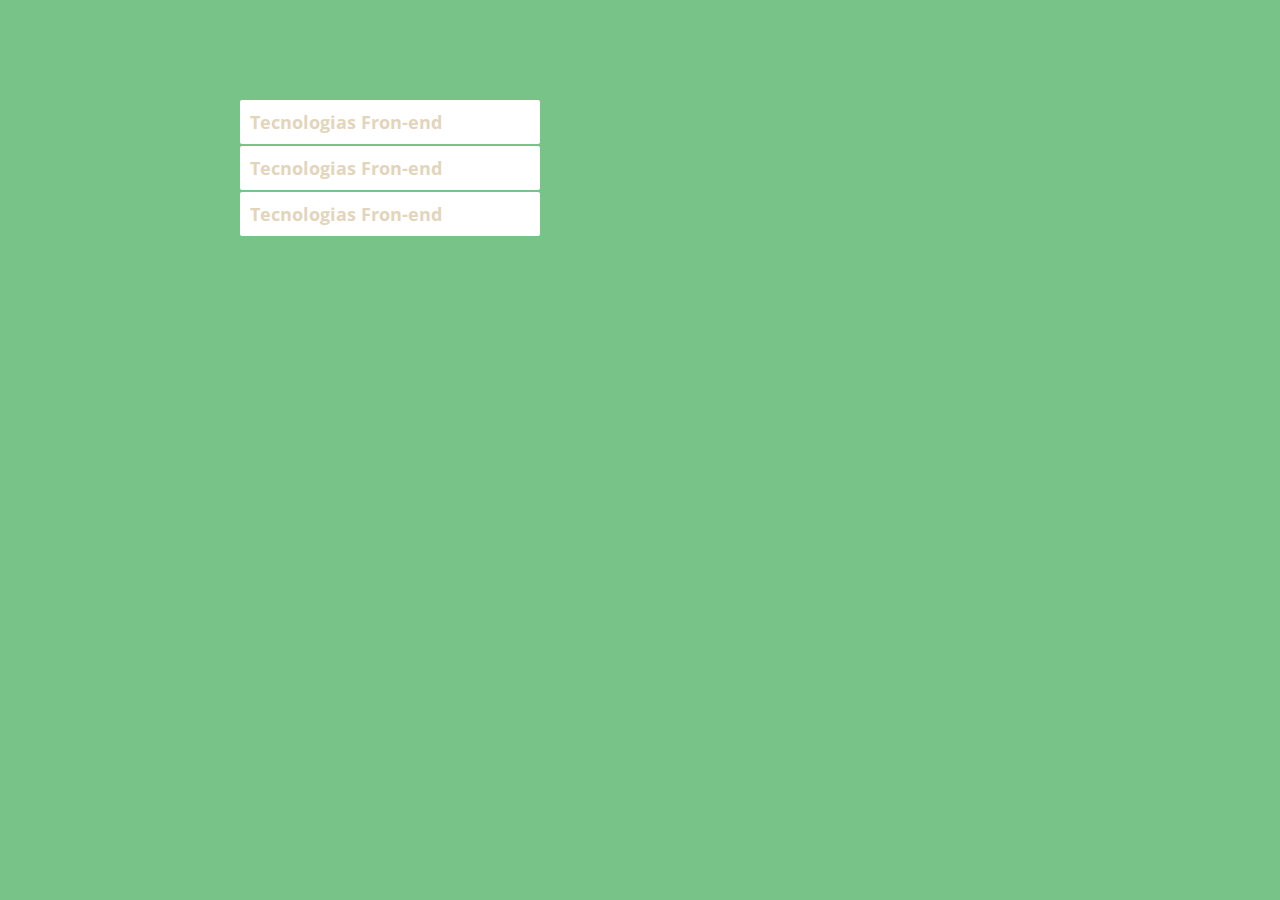
<file: accordion/index.html>
<!DOCTYPE html>
<html lang="en">
<head>
    <meta charset="UTF-8">
    <meta name="viewport" content="width=device-width, initial-scale=1.0">
    <meta http-equiv="X-UA-Compatible" content="ie=edge">
    <link href="https://fonts.googleapis.com/css?family=Open+Sans:400,700" rel="stylesheet">
    <link rel="stylesheet" href="https://use.fontawesome.com/releases/v5.6.3/css/all.css" integrity="sha384-UHRtZLI+pbxtHCWp1t77Bi1L4ZtiqrqD80Kn4Z8NTSRyMA2Fd33n5dQ8lWUE00s/" crossorigin="anonymous">
    <link rel="stylesheet" href="css/style.css">
    <title>accordion</title>
</head>
<body>
   <section class="accordion">
       <div class="accordion__item">
           <h2>Tecnologias Fron-end <i class="fa fa-angle-down"></i></h2>
           <div class="accordion__itens">
               <ul>
                   <li>Html</li>
                   <li>CSS</li>
                   <li>JavaScript</li>
               </ul>
           </div>
       </div>
       <div class="accordion__item">
        <h2>Tecnologias Fron-end <i class="fa fa-angle-down"></i></h2>
        <div class="accordion__itens">
            <ul>
                <li>Html</li>
                <li>CSS</li>
                <li>JavaScript</li>
            </ul>
        </div>
    </div>
    <div class="accordion__item">
        <h2>Tecnologias Fron-end <i class="fa fa-angle-down"></i></h2>
        <div class="accordion__itens">
            <ul>
                <li>Html</li>
                <li>CSS</li>
                <li>JavaScript</li>
            </ul>
        </div>
    </div>
   </section>
   
   <script src="js/jquery-3.1.1.min.js"></script>
   <script src="js/app.js"></script>
</body>
</html>
</file>
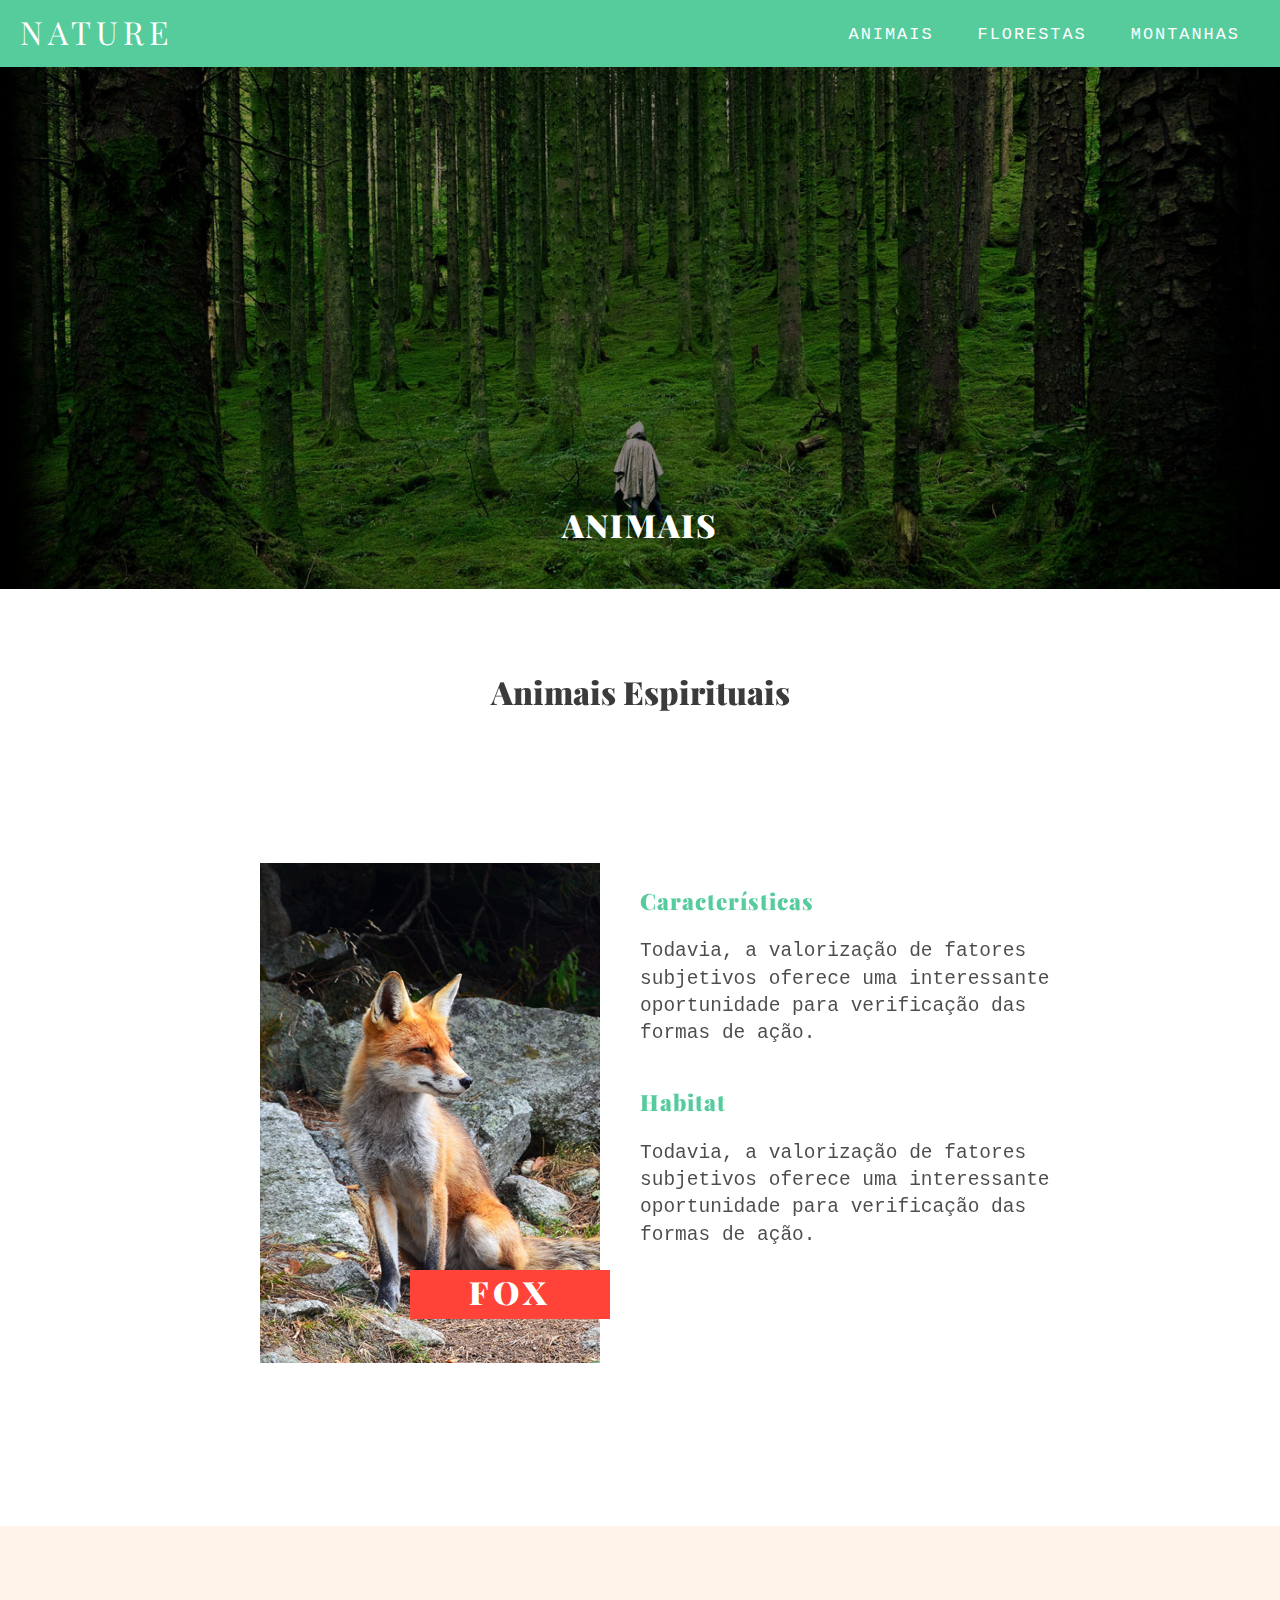
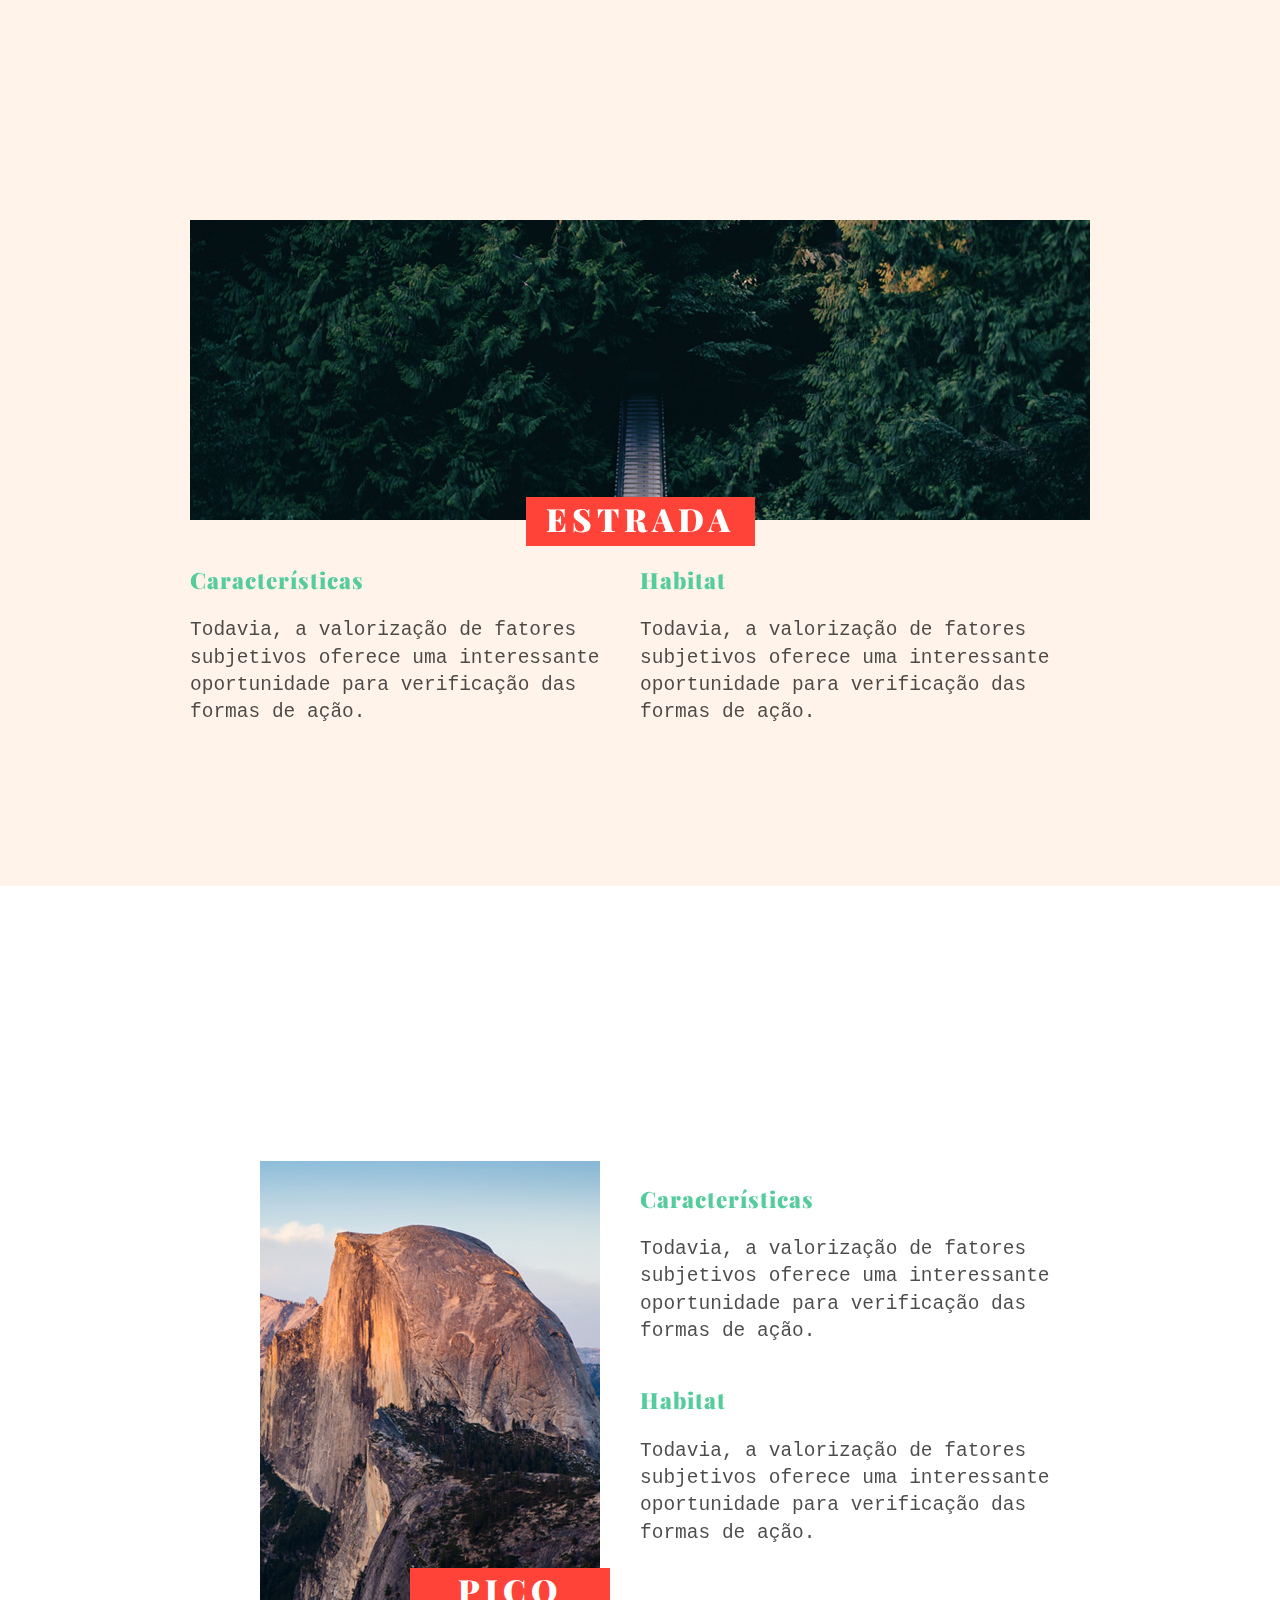
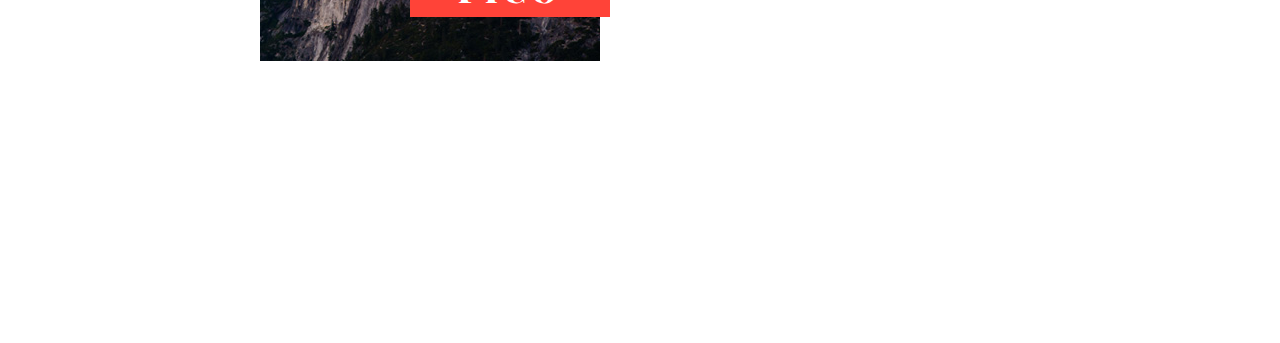
<file: animacao-ao-scroll/index.html>
<!DOCTYPE html>
<html>
<head>
	<title>Nature - Scroll</title>
	<link href="https://fonts.googleapis.com/css?family=Playfair+Display:900" rel="stylesheet">
	<link rel="stylesheet" type="text/css" href="css/style.css">
</head>
<body>

	<script type="text/javascript">
		document.documentElement.className += ' js';
	</script>
	
	<header class="menu">
		<a class="logo" href="/">Nature</a>
		<span class="mobile-btn"></span>
		<nav class="menu-nav mobile-menu">
			<ul>
				<li><a href="#animais">Animais</a></li>
				<li><a href="#florestas">Florestas</a></li>
				<li><a href="#montanhas">Montanhas</a></li>
			</ul>
		</nav>
	</header>
	
	<section class="introducao slide">
		<div>
			<img src="img/slide/slide-1.jpg" alt="Animais">
			<h2>Animais</h2>
		</div>
		<div>
			<img src="img/slide/slide-2.jpg" alt="Florestas">
			<h2>Florestas</h2>
		</div>
		<div>
			<img src="img/slide/slide-3.jpg" alt="Montanhas">
			<h2>Montanhas</h2>
		</div>
	</section>
	

	<section class="container animais" data-group="animais" id="animais">

		<h1 data-anime="scroll">Animais Espirituais</h1>

		<ul class="tab-menu" data-anime="scroll">
			<li><a href="#fox" data-click="fox">Fox</a></li>
			<li><a href="#firefox" data-click="firefox">FireFox</a></li>
			<li><a href="#wolf" data-click="wolf">Wolf</a></li>
		</ul>

		<div class="item" id="fox" data-target="fox">
			<div class="item-img">
				<img src="img/fox.jpg" alt="Fox">
				<h2>Fox</h2>
			</div>
			<div class="item-info">
				<h3>Características</h3>
				<p>Todavia, a valorização de fatores subjetivos oferece uma interessante oportunidade para verificação das formas de ação.</p>
				<h3>Habitat</h3>
				<p>Todavia, a valorização de fatores subjetivos oferece uma interessante oportunidade para verificação das formas de ação.</p>
			</div>
		</div>

		<div class="item" id="firefox" data-target="firefox">
			<div class="item-img">
				<img src="img/firefox.jpg" alt="FireFox">
				<h2>FireFox</h2>
			</div>
			<div class="item-info">
				<h3>Características</h3>
				<p>Todavia, a valorização de fatores subjetivos oferece uma interessante oportunidade para verificação das formas de ação.</p>
				<h3>Habitat</h3>
				<p>Todavia, a valorização de fatores subjetivos oferece uma interessante oportunidade para verificação das formas de ação.</p>
			</div>
		</div>

		<div class="item" id="wolf" data-target="wolf">
			<div class="item-img">
				<img src="img/wolf.jpg" alt="wolf">
				<h2>Wolf</h2>
			</div>
			<div class="item-info">
				<h3>Características</h3>
				<p>Todavia, a valorização de fatores subjetivos oferece uma interessante oportunidade para verificação das formas de ação.</p>
				<h3>Habitat</h3>
				<p>Todavia, a valorização de fatores subjetivos oferece uma interessante oportunidade para verificação das formas de ação.</p>
			</div>
		</div>

	</section>

	<section class="florestas" data-group="florestas" id="florestas">
	<div class="container">
		<h1 data-anime="scroll">Florestas Termais</h1>

		<ul class="tab-menu" data-anime="scroll">
			<li><a href="#estrada" data-click="estrada">Estrada</a></li>
			<li><a href="#sol" data-click="sol">Sol</a></li>
			<li><a href="#verde" data-click="verde">Verde</a></li>
		</ul>

		<div class="item" id="estrada" data-target="estrada">
			<div class="item-img">
				<img src="img/estrada.jpg" alt="Estrada">
				<h2>Estrada</h2>
			</div>
			<div class="item-info">
			<div>
				<h3>Características</h3>
				<p>Todavia, a valorização de fatores subjetivos oferece uma interessante oportunidade para verificação das formas de ação.</p>
			</div>
			<div>
				<h3>Habitat</h3>
				<p>Todavia, a valorização de fatores subjetivos oferece uma interessante oportunidade para verificação das formas de ação.</p>
			</div>
			</div>
		</div>

		<div class="item" id="sol" data-target="sol">
			<div class="item-img">
				<img src="img/sol.jpg" alt="Sol">
				<h2>Sol</h2>
			</div>
			<div class="item-info">
			<div>
				<h3>Características</h3>
				<p>Todavia, a valorização de fatores subjetivos oferece uma interessante oportunidade para verificação das formas de ação.</p>
			</div>
			<div>
				<h3>Habitat</h3>
				<p>Todavia, a valorização de fatores subjetivos oferece uma interessante oportunidade para verificação das formas de ação.</p>
			</div>	
			</div>
		</div>

		<div class="item" id="verde" data-target="verde">
			<div class="item-img">
				<img src="img/verde.jpg" alt="Verde">
				<h2>Verde</h2>
			</div>
			<div class="item-info">
			<div>
				<h3>Características</h3>
				<p>Todavia, a valorização de fatores subjetivos oferece uma interessante oportunidade para verificação das formas de ação.</p>
			</div>
			<div>
				<h3>Habitat</h3>
				<p>Todavia, a valorização de fatores subjetivos oferece uma interessante oportunidade para verificação das formas de ação.</p>
			</div>
			</div>
		</div>
	</div>
	</section>
	
	
<section class="container montanhas" data-group="montanhas" id="montanhas">

		<h1 data-anime="scroll">Montanhas da Alma</h1>

		<ul class="tab-menu" data-anime="scroll">
			<li><a href="#pico" data-click="pico">Pico</a></li>
			<li><a href="#montanha" data-click="montanha">Montanha</a></li>
			<li><a href="#monte" data-click="monte">Monte</a></li>
		</ul>

		<div class="item" id="pico" data-target="pico">
			<div class="item-img">
				<img src="img/pico.jpg" alt="Pico">
				<h2>Pico</h2>
			</div>
			<div class="item-info">
				<h3>Características</h3>
				<p>Todavia, a valorização de fatores subjetivos oferece uma interessante oportunidade para verificação das formas de ação.</p>
				<h3>Habitat</h3>
				<p>Todavia, a valorização de fatores subjetivos oferece uma interessante oportunidade para verificação das formas de ação.</p>
			</div>
		</div>

		<div class="item" id="montanha" data-target="montanha">
			<div class="item-img">
				<img src="img/montanha.jpg" alt="Montanha">
				<h2>Montanha</h2>
			</div>
			<div class="item-info">
				<h3>Características</h3>
				<p>Todavia, a valorização de fatores subjetivos oferece uma interessante oportunidade para verificação das formas de ação.</p>
				<h3>Habitat</h3>
				<p>Todavia, a valorização de fatores subjetivos oferece uma interessante oportunidade para verificação das formas de ação.</p>
			</div>
		</div>

		<div class="item" id="monte" data-target="monte">
			<div class="item-img">
				<img src="img/monte.jpg" alt="Monte">
				<h2>Monte</h2>
			</div>
			<div class="item-info">
				<h3>Características</h3>
				<p>Todavia, a valorização de fatores subjetivos oferece uma interessante oportunidade para verificação das formas de ação.</p>
				<h3>Habitat</h3>
				<p>Todavia, a valorização de fatores subjetivos oferece uma interessante oportunidade para verificação das formas de ação.</p>
			</div>
		</div>

	</section>	
	
	<script type="text/javascript" src="js/jquery-3.1.1.min.js"></script>
	<script type="text/javascript" src="js/app.js"></script>
</body>
</html>
</file>
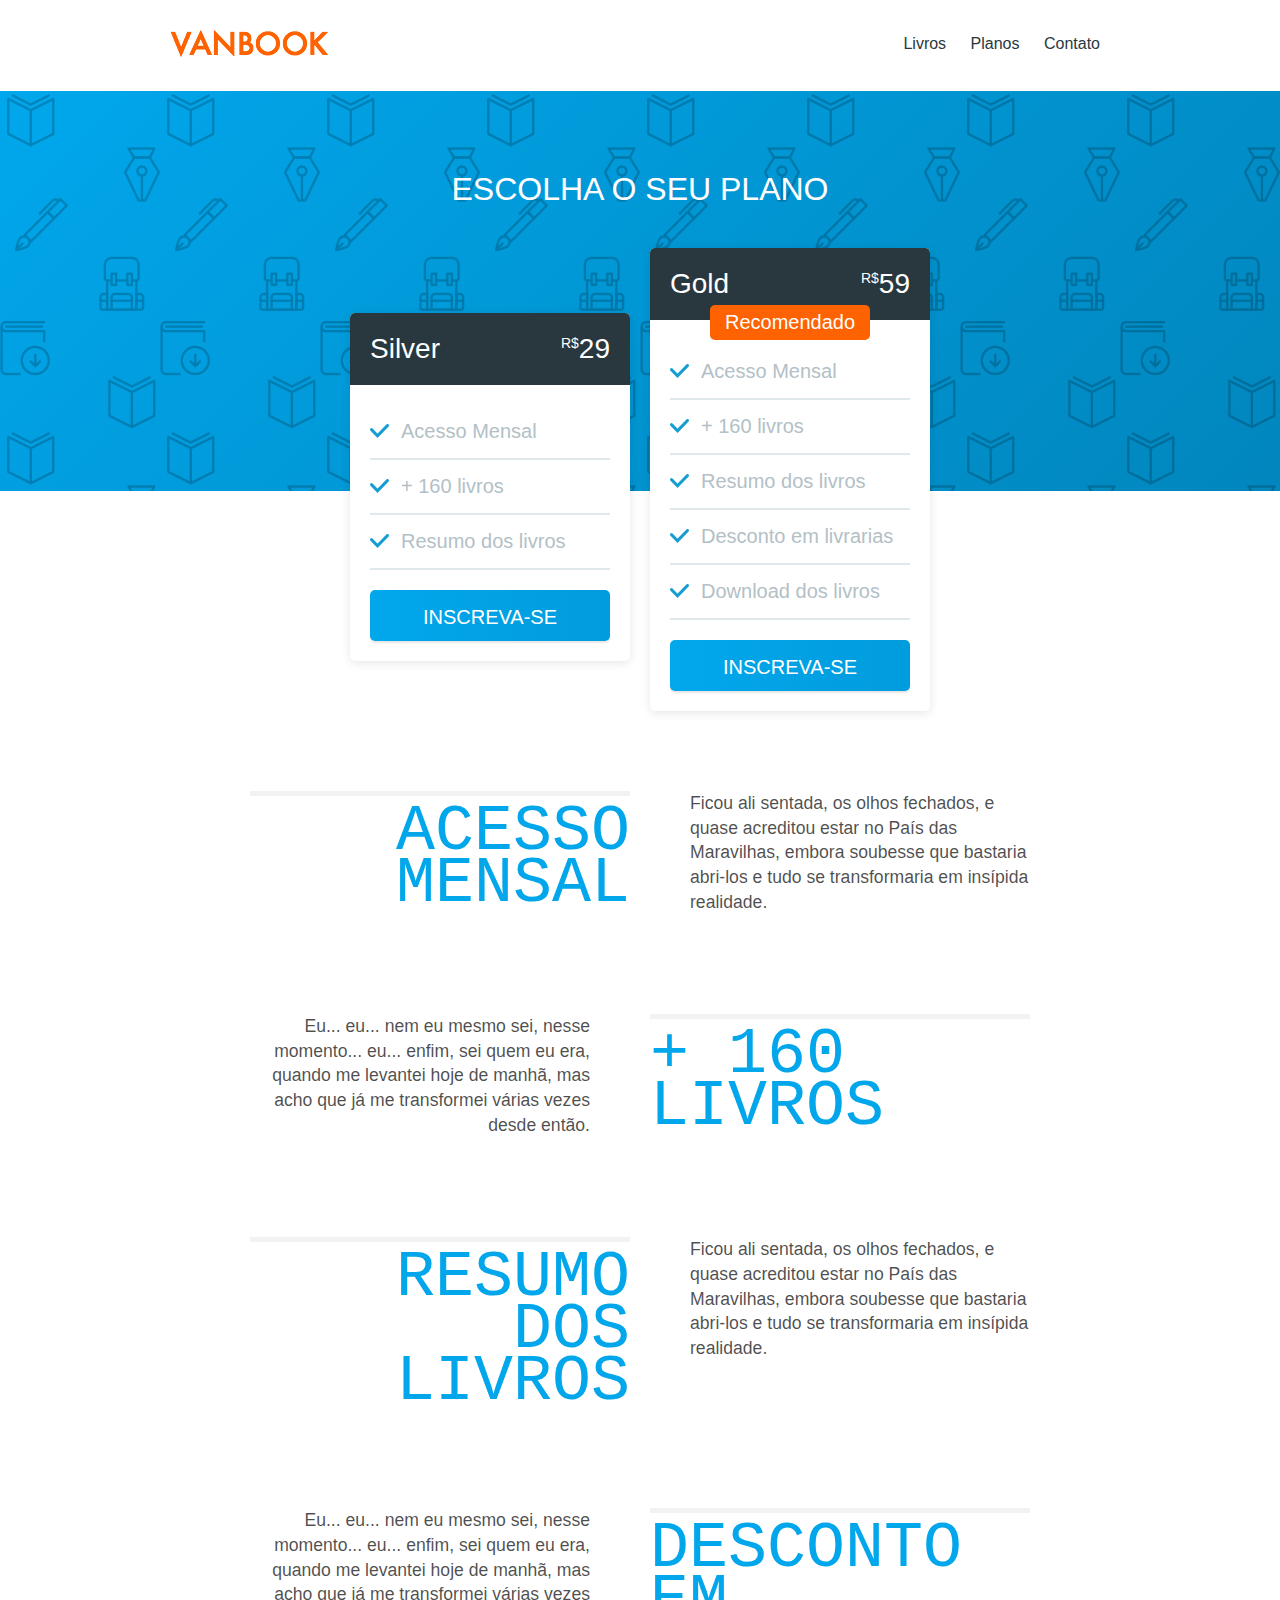
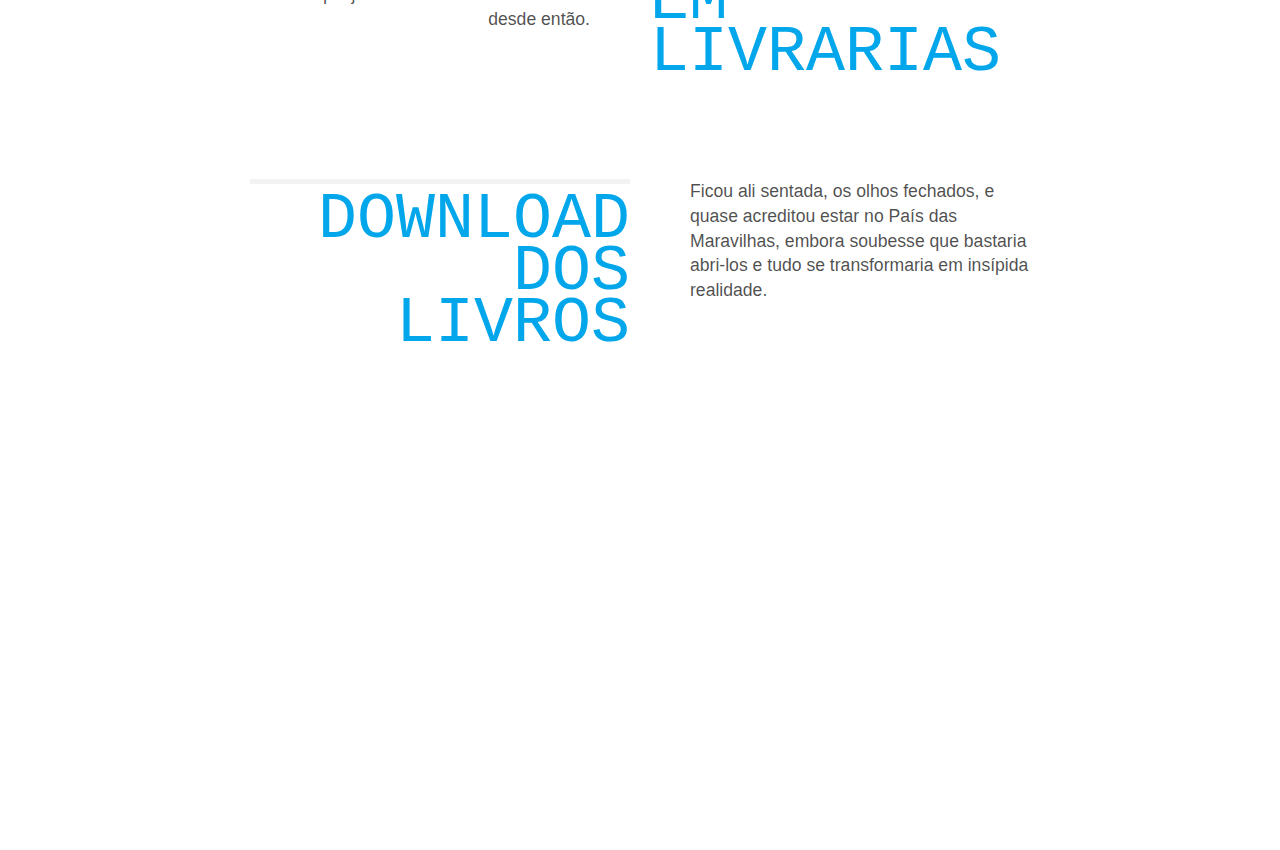
<file: scrollBasico/index.html>
<!DOCTYPE html>
<html lang="pt-br">
	<head>
		<meta charset="utf-8">
		<title>Vanbook</title>
		<link rel="stylesheet" href="css/reset.css">
		<link rel="stylesheet" href="css/grid.css">
		<link rel="stylesheet" href="css/style.css">
	</head>
	<body>

	<header class="container menu">
		<div class="grid-5">
			<a href="#"><img src="img/vanbook.png" alt="Vanbook"></a>
		</div>
		<nav class="grid-11">
			<ul>
				<li><a href="#">Livros</a></li>
				<li><a href="#">Planos</a></li>
				<li><a href="#">Contato</a></li>
			</ul>
		</nav>
	</header>

	<section class="planos">
		<h1>Escolha o seu plano</h1>

		<div class="container">
			<div class="planos-item silver grid-5">
				<div class="planos-nome">
					<h2>Silver</h2>
					<span><sup>R$</sup>29</span>
				</div>
				<ul>
					<li>Acesso Mensal</li>
					<li>+ 160 livros</li>
					<li>Resumo dos livros</li>
				</ul>
				<a href="#" class="btn">Inscreva-se</a>
			</div>

			<div class="planos-item grid-5">
				<div class="planos-nome">
					<h2>Gold</h2>
					<span><sup>R$</sup>59</span>
				</div>
				<p class="recomendado">Recomendado</p>
				<ul>
					<li>Acesso Mensal</li>
					<li>+ 160 livros</li>
					<li>Resumo dos livros</li>
					<li>Desconto em livrarias</li>
					<li>Download dos livros</li>
				</ul>
				<a href="#" class="btn">Inscreva-se</a>
			</div>
		</div>
	</section>

	<section class="beneficios-section container">
		<div class="beneficio anime">
			<h2>Acesso Mensal</h2>
			<p>Ficou ali sentada, os olhos fechados, e quase acreditou estar no País das Maravilhas, embora soubesse que bastaria abri-los e tudo se transformaria em insípida realidade.</p>
		</div>
		<div class="beneficio anime">
			<p>Eu... eu... nem eu mesmo sei, nesse momento... eu... enfim, sei quem eu era, quando me levantei hoje de manhã, mas acho que já me transformei várias vezes desde então.</p>
			<h2>+ 160 Livros</h2>
		</div>
		<div class="beneficio anime">
			<h2>Resumo dos Livros</h2>
			<p>Ficou ali sentada, os olhos fechados, e quase acreditou estar no País das Maravilhas, embora soubesse que bastaria abri-los e tudo se transformaria em insípida realidade.</p>
		</div>
		<div class="beneficio anime">
			<p>Eu... eu... nem eu mesmo sei, nesse momento... eu... enfim, sei quem eu era, quando me levantei hoje de manhã, mas acho que já me transformei várias vezes desde então.</p>
			<h2>Desconto em Livrarias</h2>
		</div>
		<div class="beneficio anime">
			<h2>Download dos Livros</h2>
			<p>Ficou ali sentada, os olhos fechados, e quase acreditou estar no País das Maravilhas, embora soubesse que bastaria abri-los e tudo se transformaria em insípida realidade.</p>
		</div>
	</section>

	<!-- JavaScript -->
	<script src="js/libs/jquery-3.1.1.min.js"></script>
	<script src="js/main.js"></script>
	<!-- JavaScript -->

	</body>
</html>
</file>
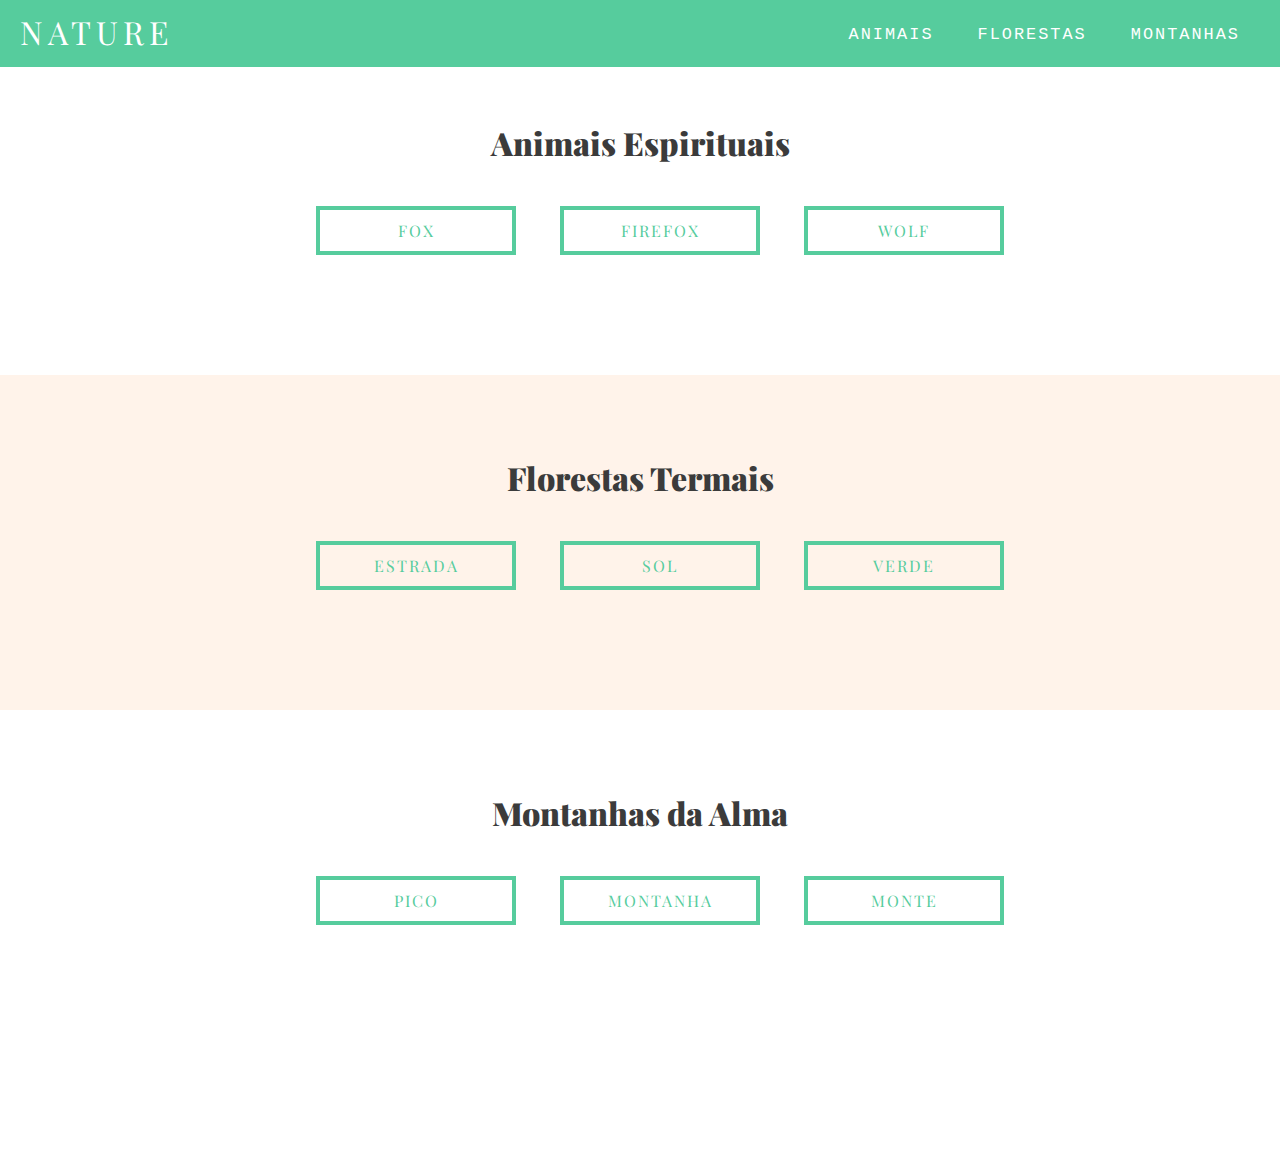
<file: ScrollSuave/index.html>
<!DOCTYPE html>
<html>
<head>
	<title>Nature - Scroll</title>
	<link href="https://fonts.googleapis.com/css?family=Playfair+Display:900" rel="stylesheet">
	<link rel="stylesheet" type="text/css" href="css/style.css">
</head>
<body>

	<script type="text/javascript">
		document.documentElement.className += ' js';
	</script>
	
	<header class="menu">
		<a class="logo" href="/">Nature</a>
		<nav class="menu-nav">
			<ul>
				<li><a href="#animais">Animais</a></li>
				<li><a href="#florestas">Florestas</a></li>
				<li><a href="#montanhas">Montanhas</a></li>
			</ul>
		</nav>
	</header>

	<section class="container animais" data-group="animais" id="animais">

		<h1>Animais Espirituais</h1>

		<ul class="tab-menu">
			<li><a href="#fox" data-click="fox">Fox</a></li>
			<li><a href="#firefox" data-click="firefox">FireFox</a></li>
			<li><a href="#wolf" data-click="wolf">Wolf</a></li>
		</ul>

		<div class="item" id="fox" data-target="fox">
			<div class="item-img">
				<img src="img/fox.jpg" alt="Fox">
				<h2>Fox</h2>
			</div>
			<div class="item-info">
				<h3>Características</h3>
				<p>Todavia, a valorização de fatores subjetivos oferece uma interessante oportunidade para verificação das formas de ação.</p>
				<h3>Habitat</h3>
				<p>Todavia, a valorização de fatores subjetivos oferece uma interessante oportunidade para verificação das formas de ação.</p>
			</div>
		</div>

		<div class="item" id="firefox" data-target="firefox">
			<div class="item-img">
				<img src="img/firefox.jpg" alt="FireFox">
				<h2>FireFox</h2>
			</div>
			<div class="item-info">
				<h3>Características</h3>
				<p>Todavia, a valorização de fatores subjetivos oferece uma interessante oportunidade para verificação das formas de ação.</p>
				<h3>Habitat</h3>
				<p>Todavia, a valorização de fatores subjetivos oferece uma interessante oportunidade para verificação das formas de ação.</p>
			</div>
		</div>

		<div class="item" id="wolf" data-target="wolf">
			<div class="item-img">
				<img src="img/wolf.jpg" alt="wolf">
				<h2>Wolf</h2>
			</div>
			<div class="item-info">
				<h3>Características</h3>
				<p>Todavia, a valorização de fatores subjetivos oferece uma interessante oportunidade para verificação das formas de ação.</p>
				<h3>Habitat</h3>
				<p>Todavia, a valorização de fatores subjetivos oferece uma interessante oportunidade para verificação das formas de ação.</p>
			</div>
		</div>

	</section>

	<section class="florestas" data-group="florestas" id="florestas">
	<div class="container">
		<h1>Florestas Termais</h1>

		<ul class="tab-menu">
			<li><a href="#estrada" data-click="estrada">Estrada</a></li>
			<li><a href="#sol" data-click="sol">Sol</a></li>
			<li><a href="#verde" data-click="verde">Verde</a></li>
		</ul>

		<div class="item" id="estrada" data-target="estrada">
			<div class="item-img">
				<img src="img/estrada.jpg" alt="Estrada">
				<h2>Estrada</h2>
			</div>
			<div class="item-info">
			<div>
				<h3>Características</h3>
				<p>Todavia, a valorização de fatores subjetivos oferece uma interessante oportunidade para verificação das formas de ação.</p>
			</div>
			<div>
				<h3>Habitat</h3>
				<p>Todavia, a valorização de fatores subjetivos oferece uma interessante oportunidade para verificação das formas de ação.</p>
			</div>
			</div>
		</div>

		<div class="item" id="sol" data-target="sol">
			<div class="item-img">
				<img src="img/sol.jpg" alt="Sol">
				<h2>Sol</h2>
			</div>
			<div class="item-info">
			<div>
				<h3>Características</h3>
				<p>Todavia, a valorização de fatores subjetivos oferece uma interessante oportunidade para verificação das formas de ação.</p>
			</div>
			<div>
				<h3>Habitat</h3>
				<p>Todavia, a valorização de fatores subjetivos oferece uma interessante oportunidade para verificação das formas de ação.</p>
			</div>	
			</div>
		</div>

		<div class="item" id="verde" data-target="verde">
			<div class="item-img">
				<img src="img/verde.jpg" alt="Verde">
				<h2>Verde</h2>
			</div>
			<div class="item-info">
			<div>
				<h3>Características</h3>
				<p>Todavia, a valorização de fatores subjetivos oferece uma interessante oportunidade para verificação das formas de ação.</p>
			</div>
			<div>
				<h3>Habitat</h3>
				<p>Todavia, a valorização de fatores subjetivos oferece uma interessante oportunidade para verificação das formas de ação.</p>
			</div>
			</div>
		</div>
	</div>
	</section>
	
	
<section class="container montanhas" data-group="montanhas" id="montanhas">

		<h1>Montanhas da Alma</h1>

		<ul class="tab-menu">
			<li><a href="#pico" data-click="pico">Pico</a></li>
			<li><a href="#montanha" data-click="montanha">Montanha</a></li>
			<li><a href="#monte" data-click="monte">Monte</a></li>
		</ul>

		<div class="item" id="pico" data-target="pico">
			<div class="item-img">
				<img src="img/pico.jpg" alt="Pico">
				<h2>Pico</h2>
			</div>
			<div class="item-info">
				<h3>Características</h3>
				<p>Todavia, a valorização de fatores subjetivos oferece uma interessante oportunidade para verificação das formas de ação.</p>
				<h3>Habitat</h3>
				<p>Todavia, a valorização de fatores subjetivos oferece uma interessante oportunidade para verificação das formas de ação.</p>
			</div>
		</div>

		<div class="item" id="montanha" data-target="montanha">
			<div class="item-img">
				<img src="img/montanha.jpg" alt="Montanha">
				<h2>Montanha</h2>
			</div>
			<div class="item-info">
				<h3>Características</h3>
				<p>Todavia, a valorização de fatores subjetivos oferece uma interessante oportunidade para verificação das formas de ação.</p>
				<h3>Habitat</h3>
				<p>Todavia, a valorização de fatores subjetivos oferece uma interessante oportunidade para verificação das formas de ação.</p>
			</div>
		</div>

		<div class="item" id="monte" data-target="monte">
			<div class="item-img">
				<img src="img/monte.jpg" alt="Monte">
				<h2>Monte</h2>
			</div>
			<div class="item-info">
				<h3>Características</h3>
				<p>Todavia, a valorização de fatores subjetivos oferece uma interessante oportunidade para verificação das formas de ação.</p>
				<h3>Habitat</h3>
				<p>Todavia, a valorização de fatores subjetivos oferece uma interessante oportunidade para verificação das formas de ação.</p>
			</div>
		</div>

	</section>	

	<script type="text/javascript" src="js/jquery-3.1.1.min.js"></script>
	<script type="text/javascript" src="js/app.js"></script>
</body>
</html>
</file>
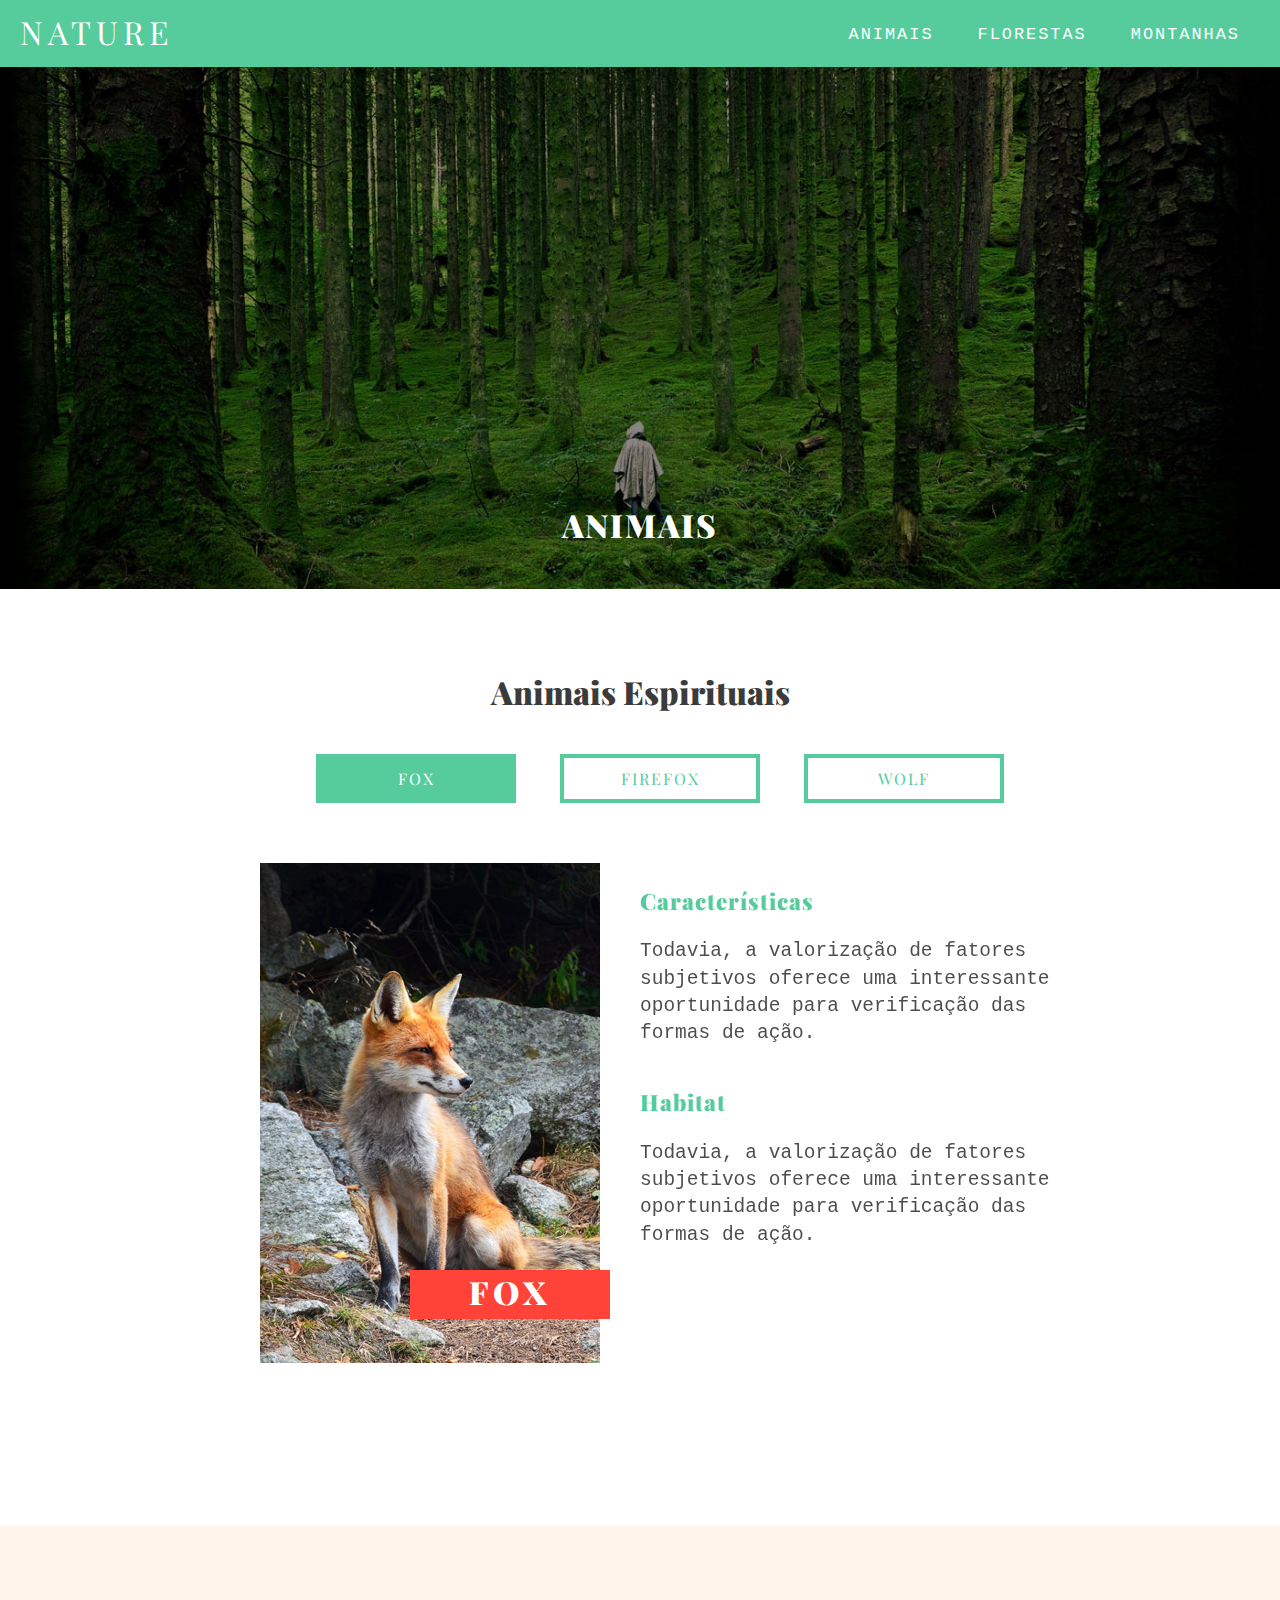
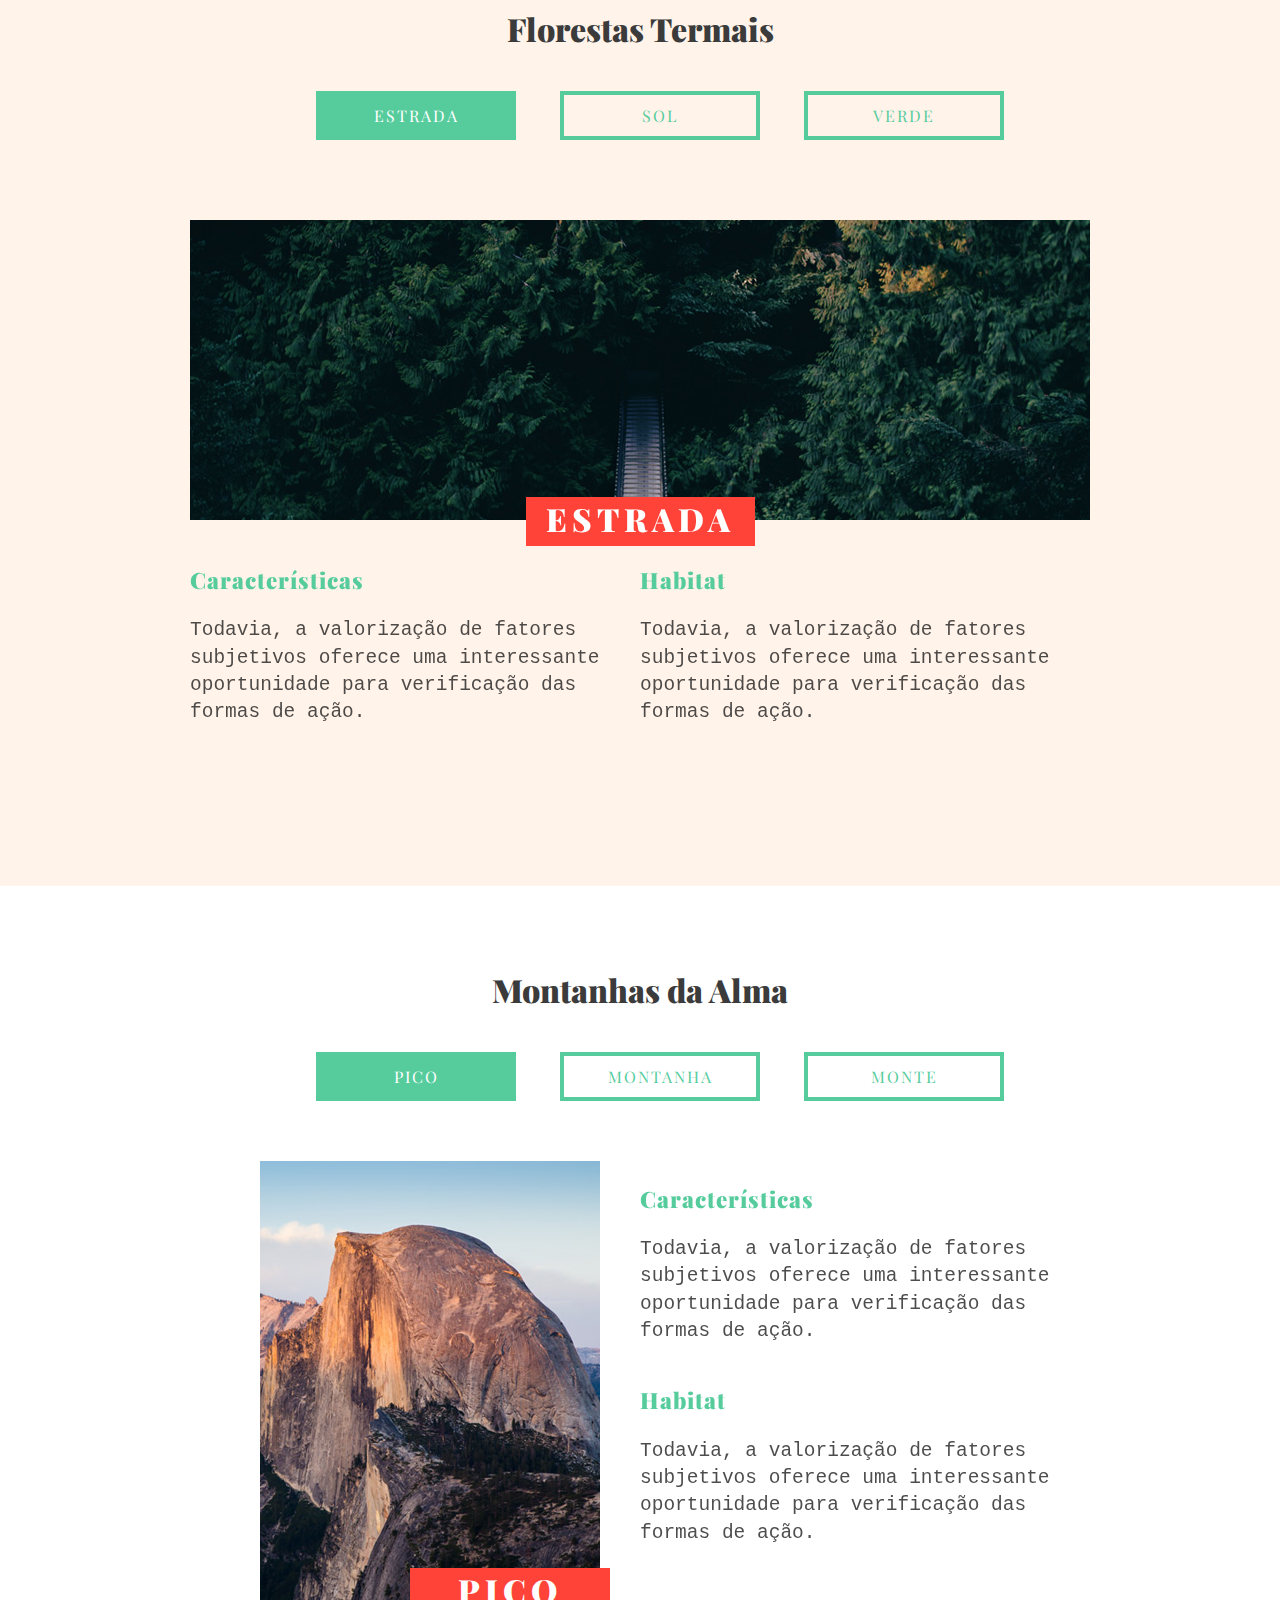
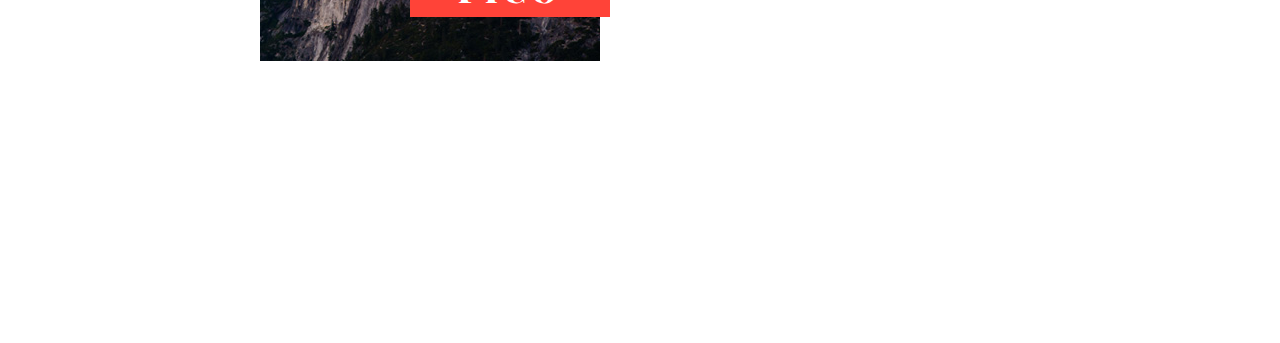
<file: slide/index.html>
<!DOCTYPE html>
<html>
<head>
	<title>Nature - Scroll</title>
	<link href="https://fonts.googleapis.com/css?family=Playfair+Display:900" rel="stylesheet">
	<link rel="stylesheet" type="text/css" href="css/style.css">
</head>
<body>

	<script type="text/javascript">
		document.documentElement.className += ' js';
	</script>
	
	<header class="menu">
		<a class="logo" href="/">Nature</a>
		<span class="mobile-btn"></span>
		<nav class="menu-nav mobile-menu">
			<ul>
				<li><a href="#animais">Animais</a></li>
				<li><a href="#florestas">Florestas</a></li>
				<li><a href="#montanhas">Montanhas</a></li>
			</ul>
		</nav>
	</header>
	
	<section class="introducao slide">
		<div>
			<img src="img/slide/slide-1.jpg" alt="Animais">
			<h2>Animais</h2>
		</div>
		<div>
			<img src="img/slide/slide-2.jpg" alt="Florestas">
			<h2>Florestas</h2>
		</div>
		<div>
			<img src="img/slide/slide-3.jpg" alt="Montanhas">
			<h2>Montanhas</h2>
		</div>
	</section>

	<section class="container animais" data-group="animais" id="animais">

		<h1>Animais Espirituais</h1>

		<ul class="tab-menu">
			<li><a href="#fox" data-click="fox">Fox</a></li>
			<li><a href="#firefox" data-click="firefox">FireFox</a></li>
			<li><a href="#wolf" data-click="wolf">Wolf</a></li>
		</ul>

		<div class="item" id="fox" data-target="fox">
			<div class="item-img">
				<img src="img/fox.jpg" alt="Fox">
				<h2>Fox</h2>
			</div>
			<div class="item-info">
				<h3>Características</h3>
				<p>Todavia, a valorização de fatores subjetivos oferece uma interessante oportunidade para verificação das formas de ação.</p>
				<h3>Habitat</h3>
				<p>Todavia, a valorização de fatores subjetivos oferece uma interessante oportunidade para verificação das formas de ação.</p>
			</div>
		</div>

		<div class="item" id="firefox" data-target="firefox">
			<div class="item-img">
				<img src="img/firefox.jpg" alt="FireFox">
				<h2>FireFox</h2>
			</div>
			<div class="item-info">
				<h3>Características</h3>
				<p>Todavia, a valorização de fatores subjetivos oferece uma interessante oportunidade para verificação das formas de ação.</p>
				<h3>Habitat</h3>
				<p>Todavia, a valorização de fatores subjetivos oferece uma interessante oportunidade para verificação das formas de ação.</p>
			</div>
		</div>

		<div class="item" id="wolf" data-target="wolf">
			<div class="item-img">
				<img src="img/wolf.jpg" alt="wolf">
				<h2>Wolf</h2>
			</div>
			<div class="item-info">
				<h3>Características</h3>
				<p>Todavia, a valorização de fatores subjetivos oferece uma interessante oportunidade para verificação das formas de ação.</p>
				<h3>Habitat</h3>
				<p>Todavia, a valorização de fatores subjetivos oferece uma interessante oportunidade para verificação das formas de ação.</p>
			</div>
		</div>

	</section>

	<section class="florestas" data-group="florestas" id="florestas">
	<div class="container">
		<h1>Florestas Termais</h1>

		<ul class="tab-menu">
			<li><a href="#estrada" data-click="estrada">Estrada</a></li>
			<li><a href="#sol" data-click="sol">Sol</a></li>
			<li><a href="#verde" data-click="verde">Verde</a></li>
		</ul>

		<div class="item" id="estrada" data-target="estrada">
			<div class="item-img">
				<img src="img/estrada.jpg" alt="Estrada">
				<h2>Estrada</h2>
			</div>
			<div class="item-info">
			<div>
				<h3>Características</h3>
				<p>Todavia, a valorização de fatores subjetivos oferece uma interessante oportunidade para verificação das formas de ação.</p>
			</div>
			<div>
				<h3>Habitat</h3>
				<p>Todavia, a valorização de fatores subjetivos oferece uma interessante oportunidade para verificação das formas de ação.</p>
			</div>
			</div>
		</div>

		<div class="item" id="sol" data-target="sol">
			<div class="item-img">
				<img src="img/sol.jpg" alt="Sol">
				<h2>Sol</h2>
			</div>
			<div class="item-info">
			<div>
				<h3>Características</h3>
				<p>Todavia, a valorização de fatores subjetivos oferece uma interessante oportunidade para verificação das formas de ação.</p>
			</div>
			<div>
				<h3>Habitat</h3>
				<p>Todavia, a valorização de fatores subjetivos oferece uma interessante oportunidade para verificação das formas de ação.</p>
			</div>	
			</div>
		</div>

		<div class="item" id="verde" data-target="verde">
			<div class="item-img">
				<img src="img/verde.jpg" alt="Verde">
				<h2>Verde</h2>
			</div>
			<div class="item-info">
			<div>
				<h3>Características</h3>
				<p>Todavia, a valorização de fatores subjetivos oferece uma interessante oportunidade para verificação das formas de ação.</p>
			</div>
			<div>
				<h3>Habitat</h3>
				<p>Todavia, a valorização de fatores subjetivos oferece uma interessante oportunidade para verificação das formas de ação.</p>
			</div>
			</div>
		</div>
	</div>
	</section>
	
	
<section class="container montanhas" data-group="montanhas" id="montanhas">

		<h1>Montanhas da Alma</h1>

		<ul class="tab-menu">
			<li><a href="#pico" data-click="pico">Pico</a></li>
			<li><a href="#montanha" data-click="montanha">Montanha</a></li>
			<li><a href="#monte" data-click="monte">Monte</a></li>
		</ul>

		<div class="item" id="pico" data-target="pico">
			<div class="item-img">
				<img src="img/pico.jpg" alt="Pico">
				<h2>Pico</h2>
			</div>
			<div class="item-info">
				<h3>Características</h3>
				<p>Todavia, a valorização de fatores subjetivos oferece uma interessante oportunidade para verificação das formas de ação.</p>
				<h3>Habitat</h3>
				<p>Todavia, a valorização de fatores subjetivos oferece uma interessante oportunidade para verificação das formas de ação.</p>
			</div>
		</div>

		<div class="item" id="montanha" data-target="montanha">
			<div class="item-img">
				<img src="img/montanha.jpg" alt="Montanha">
				<h2>Montanha</h2>
			</div>
			<div class="item-info">
				<h3>Características</h3>
				<p>Todavia, a valorização de fatores subjetivos oferece uma interessante oportunidade para verificação das formas de ação.</p>
				<h3>Habitat</h3>
				<p>Todavia, a valorização de fatores subjetivos oferece uma interessante oportunidade para verificação das formas de ação.</p>
			</div>
		</div>

		<div class="item" id="monte" data-target="monte">
			<div class="item-img">
				<img src="img/monte.jpg" alt="Monte">
				<h2>Monte</h2>
			</div>
			<div class="item-info">
				<h3>Características</h3>
				<p>Todavia, a valorização de fatores subjetivos oferece uma interessante oportunidade para verificação das formas de ação.</p>
				<h3>Habitat</h3>
				<p>Todavia, a valorização de fatores subjetivos oferece uma interessante oportunidade para verificação das formas de ação.</p>
			</div>
		</div>

	</section>	
	
	<script type="text/javascript" src="js/jquery-3.1.1.min.js"></script>
	<script type="text/javascript" src="js/app.js"></script>
</body>
</html>
</file>
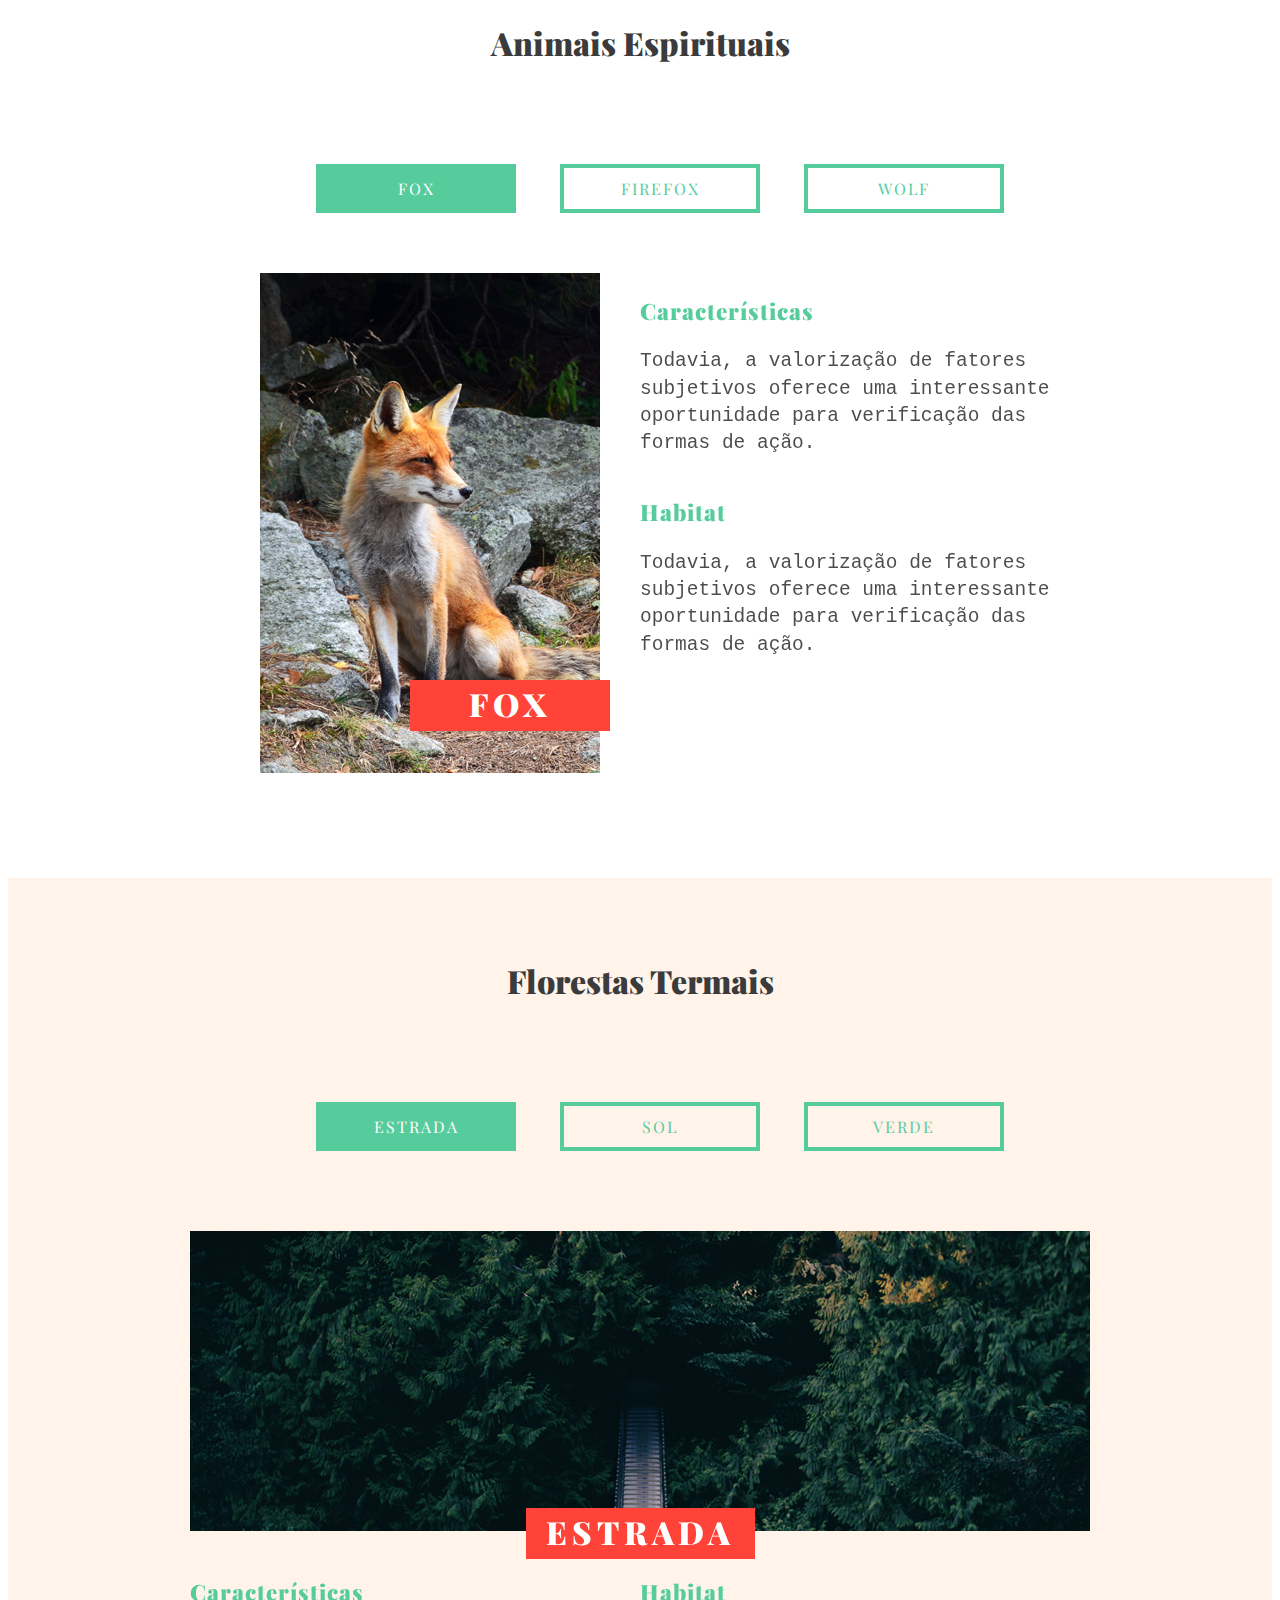
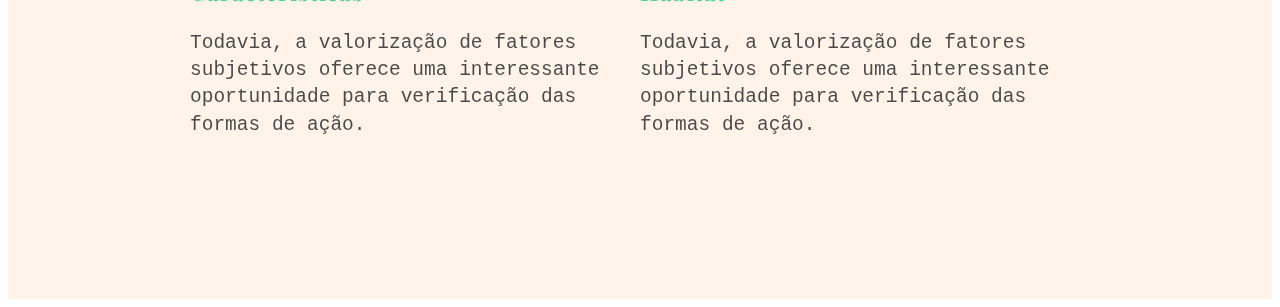
<file: tabs/index.html>
<!DOCTYPE html>
<html>
<head>
	<title>Tabs</title>
	<link href="https://fonts.googleapis.com/css?family=Playfair+Display:900" rel="stylesheet">
	<link rel="stylesheet" type="text/css" href="css/style.css">
</head>
<body>

	<script type="text/javascript">
		document.documentElement.className += ' js';
	</script>

	<section class="container animais" data-group="animais">

		<h1>Animais Espirituais</h1>

		<ul class="tab-menu">
			<li><a href="#fox" data-click="fox">Fox</a></li>
			<li><a href="#firefox" data-click="firefox">FireFox</a></li>
			<li><a href="#wolf" data-click="wolf">Wolf</a></li>
		</ul>

		<div class="item" id="fox" data-target="fox">
			<div class="item-img">
				<img src="img/fox.jpg" alt="Fox">
				<h2>Fox</h2>
			</div>
			<div class="item-info">
				<h3>Características</h3>
				<p>Todavia, a valorização de fatores subjetivos oferece uma interessante oportunidade para verificação das formas de ação.</p>
				<h3>Habitat</h3>
				<p>Todavia, a valorização de fatores subjetivos oferece uma interessante oportunidade para verificação das formas de ação.</p>
			</div>
		</div>

		<div class="item" id="firefox" data-target="firefox">
			<div class="item-img">
				<img src="img/firefox.jpg" alt="FireFox">
				<h2>FireFox</h2>
			</div>
			<div class="item-info">
				<h3>Características</h3>
				<p>Todavia, a valorização de fatores subjetivos oferece uma interessante oportunidade para verificação das formas de ação.</p>
				<h3>Habitat</h3>
				<p>Todavia, a valorização de fatores subjetivos oferece uma interessante oportunidade para verificação das formas de ação.</p>
			</div>
		</div>

		<div class="item" id="wolf" data-target="wolf">
			<div class="item-img">
				<img src="img/wolf.jpg" alt="wolf">
				<h2>Wolf</h2>
			</div>
			<div class="item-info">
				<h3>Características</h3>
				<p>Todavia, a valorização de fatores subjetivos oferece uma interessante oportunidade para verificação das formas de ação.</p>
				<h3>Habitat</h3>
				<p>Todavia, a valorização de fatores subjetivos oferece uma interessante oportunidade para verificação das formas de ação.</p>
			</div>
		</div>

	</section>

	<section class="florestas" data-group="florestas">
		<div class="container">
			<h1>Florestas Termais</h1>

			<ul class="tab-menu">
				<li><a href="#estrada" data-click="estrada">Estrada</a></li>
				<li><a href="#sol" data-click="sol">Sol</a></li>
				<li><a href="#verde" data-click="verde">Verde</a></li>
			</ul>

			<div class="item" id="estrada" data-target="estrada">
				<div class="item-img">
					<img src="img/estrada.jpg" alt="Estrada">
					<h2>Estrada</h2>
				</div>
				<div class="item-info">
				<div>
					<h3>Características</h3>
					<p>Todavia, a valorização de fatores subjetivos oferece uma interessante oportunidade para verificação das formas de ação.</p>
				</div>
				<div>
					<h3>Habitat</h3>
					<p>Todavia, a valorização de fatores subjetivos oferece uma interessante oportunidade para verificação das formas de ação.</p>
				</div>
				</div>
			</div>

			<div class="item" id="sol" data-target="sol">
				<div class="item-img">
					<img src="img/sol.jpg" alt="Sol">
					<h2>Sol</h2>
				</div>
				<div class="item-info">
				<div>
					<h3>Características</h3>
					<p>Todavia, a valorização de fatores subjetivos oferece uma interessante oportunidade para verificação das formas de ação.</p>
				</div>
				<div>
					<h3>Habitat</h3>
					<p>Todavia, a valorização de fatores subjetivos oferece uma interessante oportunidade para verificação das formas de ação.</p>
				</div>	
				</div>
			</div>

			<div class="item" id="verde" data-target="verde">
				<div class="item-img">
					<img src="img/verde.jpg" alt="Verde">
					<h2>Verde</h2>
				</div>
				<div class="item-info">
				<div>
					<h3>Características</h3>
					<p>Todavia, a valorização de fatores subjetivos oferece uma interessante oportunidade para verificação das formas de ação.</p>
				</div>
				<div>
					<h3>Habitat</h3>
					<p>Todavia, a valorização de fatores subjetivos oferece uma interessante oportunidade para verificação das formas de ação.</p>
				</div>
				</div>
			</div>
		</div>
	</section>


	<script type="text/javascript" src="js/jquery-3.1.1.min.js"></script>
	<script type="text/javascript" src="js/app.js"></script>
</body>
</html>
</file>
<file: accordion/css/style.css>
*{
    margin:0;
    padding:0;
    box-sizing: border-box;
}
body{
    background: #78c387;
}
.accordion{
    max-width: 800px;
    width: 100%;
    margin: 100px auto 0 auto;
}
.accordion__item > h2{
    color: #e3d5bb;
    font-family: 'Open Sans', sans-serif;
    font-size: 18px;
    cursor: pointer;
    background: #fff;
    max-width: 300px;
    border-radius: 2px;
    padding: 10px;
}
.accordion__itens {
    max-width: 300px;
    background: #79a180;
    padding: 1px 10px;
    visibility: hidden;
    height: 0;
    opacity: 0;
    transition: .3s;
}
.accordion__itens ul li{
    list-style: none;
    font-family: 'Open Sans', sans-serif;
    font-size: 18px;
    color: #fff;
    margin:10px 0;

}

.accordion__itens.active{
    opacity: 1;
    visibility: visible;
    height: auto;
    transition: .3s;
}
i.fa.fa-angle-down.activearrow{
    color: #000;
    transform: rotate(-90DEG);
    transition: .3s;
}
</file>
<file: animacao-ao-scroll/css/style.css>
* {
	box-sizing: border-box;
}

body {
	margin: 0px;
	padding-top: 40px;
	padding-bottom: 120px;
}

.menu {
	background: #56CC9D;
	position: fixed;
	width: 100%;
	top: 0;
	z-index: 100;
}

.menu nav {
	text-align: right;
	padding: 10px 20px 0 0;
}

.menu nav ul {
	padding: 0px;
	margin: 0px;
}

.menu nav li {
	display: inline-block;
	text-align: right;
}

.menu nav li a {
	display: block;
	color: white;
	padding: 15px 20px;
	text-decoration: none;
	font-family: monospace;
	text-transform: uppercase;
	font-size: 1.3em;
	letter-spacing: 2px;
	float: left;
}

.menu nav li a::after {
	content: '';
	display: block;
	background: white;
	height: 2px;
	width: 0;
	transition: .3s;
}

.menu nav li a:hover::after, .menu nav li a.active::after {
	width: 100%;
}

.logo {
	display: block;
	color: white;
	width: 200px;
	padding: 10px 10px 14px 20px;
	text-decoration: none;
	font-family: 'Playfair Display';
	text-transform: uppercase;
	letter-spacing: 5px;
	font-size: 2em;
	float: left;
}

.container {
	max-width: 900px;
	margin: 0 auto;
	padding: 60px 0;
}

.container::after {
	content: '';
	display: table;
	clear: both;
}

.tab-menu {
	text-align: center;
	margin: 20px 0 40px 0;
}

.tab-menu li {
	display: inline-block;
}

.tab-menu li a {
	display: inline-block;
	color: #56CC9D;
	border: 4px solid;
	padding: 10px 0px;
	width: 200px;
	margin: 20px;
	text-decoration: none;
	font-family: 'Playfair Display';
	text-transform: uppercase;
	letter-spacing: 2px;
}
	
h1, h2, h3 {
	font-family: 'Playfair Display';
	font-weight: 900;
}

h1 {
	font-size: 2em;
	text-align: center;
	color: #3B3B3B;
}

.item h2 {
	display: inline-block;
	padding: 0 20px 6px 20px;
	min-width: 200px;
	text-align: center;
	font-size: 2em;
	text-transform: uppercase;
	position: relative;
	top: -120px;
	right: -10px;
	background:  #FF4338;
	color: white;
	letter-spacing: 5px;
}

h3 {
	font-size: 1.4em;
	letter-spacing: 1px;
	color: #56CC9D;
}

p {
	font-family: monospace;
	font-size: 1.5em;
	line-height: 1.4;
	color: rgba(0,0,0,.7);
	margin-bottom: 40px;
}

.item-img img {
	display: block;
	max-width: 100%;
	float: right;
}

.item {
	overflow: hidden;
}

.item-img {
	width: 50%;
	float: left;
	text-align: right;
	padding-right: 40px;
	position: relative;
}

.item-info {
	width: 50%;
	float: left;
}

.florestas {
	background: #FFF3EA;
}

.florestas .item-img {
	width: 100%;
	text-align: center;
	margin-bottom: -80px;
	padding: 0px;
}

.florestas h2 {
	top: -50px;
	right: auto;
}

.florestas .item {
	margin: 60px 0;
}

.florestas .item-info {
	width: 100%;
}

.item-info > div {
	width: 50%;
	float: left;
}

.js [data-target] {
	opacity: 0;
	visibility: hidden;
	transform: translate3d(-50px,0,0);
	position: absolute;
	top: 0;
}

.js [data-click].active {
	background: #56CC9D;
	color: white;
	border-color: #56CC9D;
}

.js [data-target].active {
	opacity: 1;
	visibility: visible;
	transition: .3s;
	position: relative;
	top: auto;
	transform: translate3d(0px,0,0);
}

@media only screen and (max-width: 768px) {

.mobile-btn {
	display: block;
	color: white;
	width: 36px;
	height: 36px;
	border-top: 4px solid;
	margin: 20px 20px 0 0;
	float: right;
	position: relative;
	cursor: pointer;
	-webkit-backface-visibility: hidden;
}

.mobile-btn::after, .mobile-btn::before {
	content: '';
	display: block;
	height: 4px;
	margin-top: 6px;
	background: currentColor;
	position: relative;
	transition: transform .2s ease;
}

.mobile-btn.active {
	border-top-color: transparent;
}

.mobile-btn.active::after {
	margin-top: 0px;
	top: 2px;
	transform: rotate(45deg);
}

.mobile-btn.active::before {
	margin-top: 0px;
	top: 6px;
	transform: rotate(135deg);
}

.menu-nav.mobile-menu {
	position: fixed;
	background: #56CC9D;
	padding: 10px;
	top: 60px;
	right: 0px;
	opacity: 0;
	visibility: hidden;
	transform: translate3d(60px, 0px, 0px);
	transition: .3s;
}

.menu-nav.mobile-menu.active {
	opacity: 1;
	visibility: visible;
	transform: translate3d(0px, 0px, 0px);
}

.menu-nav.mobile-menu li {
	display: block;
}

.menu-nav.mobile-menu li a {
	border-top: 2px solid;
	width: 100%;
	text-align: center;
}
	
}

.introducao {
	background: black;
}

.introducao h2 {
	color: white;
	text-align: center;
	font-size: 2em;
	text-transform: uppercase;
	letter-spacing: 2px;
	margin-top: -2em;
	margin-bottom: 2em;
	line-height: 0;
}

.introducao img {
	display: block;
	margin: 0 auto;
	max-width: 100%;
}

.slide {
	position: relative;
	overflow: hidden;
}

.slide > * {
	width: 100%;
	position: absolute;
	opacity: 0;
	transition: .5s;
}

.slide > .active {
	position: relative;
	opacity: 1;
}

.js [data-anime] {
	opacity: 0;
	transform: translate3d(0,-50px,0);
	transition: .3s;
}

.js [data-anime].animate {
	opacity: 1;
	transform: translate3d(0,0,0);
}
</file>
<file: scrollBasico/css/grid.css>
*, *:before, *:after {
  -webkit-box-sizing: border-box; 
  -moz-box-sizing: border-box; 
  box-sizing: border-box;
}

.container {
	width: 960px;
	margin: 0 auto;
	padding: 0px;
	position: relative;
}

.container:after, .container:before {
	content: "";
	display: table;
}

.container:after {
	clear: both;
}

.grid-1, .grid-2, .grid-3, .grid-4, .grid-5, .grid-6, .grid-7, .grid-8, .grid-9, .grid-10, .grid-11, .grid-12, .grid-13, .grid-14, .grid-15, .grid-16, .grid-1-3 {
	float: left;
	margin-left: 10px;
	margin-right: 10px;
}

.grid-1 	{width: 40px;}
.grid-2 	{width: 100px;}
.grid-3 	{width: 160px;}
.grid-4 	{width: 220px;}
.grid-5 	{width: 280px;}
.grid-6 	{width: 340px;}
.grid-7 	{width: 400px;}
.grid-8 	{width: 460px;}
.grid-9 	{width: 520px;}
.grid-10 	{width: 580px;}
.grid-11 	{width: 640px;}
.grid-12 	{width: 700px;}
.grid-13 	{width: 760px;}
.grid-14 	{width: 820px;}
.grid-15 	{width: 880px;}
.grid-16 	{width: 940px;}
.grid-1-3	{width: 300px;}

@media only screen and (min-width: 768px) and (max-width: 959px) {

.container {
	width: 768px;
}

.grid-1		{width: 28px;}
.grid-2		{width: 76px;}
.grid-3		{width: 124px;}
.grid-4		{width: 172px;}
.grid-5		{width: 220px;}
.grid-6		{width: 268px;}
.grid-7		{width: 316px;}
.grid-8		{width: 364px;}
.grid-9		{width: 412px;}
.grid-10	{width: 460px;}
.grid-11	{width: 508px;}
.grid-12	{width: 556px;}
.grid-13	{width: 604px;}
.grid-14	{width: 652px;}
.grid-15	{width: 700px;}
.grid-16	{width: 748px;}
.grid-1-3	{width: 236px;}

}

@media only screen and (max-width: 767px) {
.container {
	width: 300px;
}

.grid-1, .grid-2, .grid-3, .grid-4, .grid-5, .grid-6, .grid-7, .grid-8, .grid-9, .grid-10, .grid-11, .grid-12, .grid-13, .grid-14, .grid-15, .grid-16, .grid-1-3 {
	width: 300px;
	margin: 0 0 20px 0;
	float: none;
}

}
</file>
<file: scrollBasico/css/style.css>
body {
	font-family: "Proxima Nova Soft", helvetica, arial, sans-serif;
	padding-bottom: 400px;
}

.menu {
	padding: 30px 0;
}

.menu nav ul {
	margin-top: 5px;
	text-align: right;
}

.menu nav ul li {
	display: inline-block;
}

.menu nav ul li a {
	color: #29383e;
	padding: 10px;
	
}

.menu nav ul li a:hover {
	color: #ff6200;
}

/* planos */

.planos {
	background: url('../img/pattern.png'), linear-gradient(135deg, #01a7ec, #0186bd);
}

.planos .container {
	max-width: 600px;
}

.planos h1 {
	color: white;
	font-size: 2em;
	text-transform: uppercase;
	text-align: center;
	padding: 80px 0 40px 0;
}

.planos-item {
	background: white;
	border-radius: 5px;
	box-shadow: 0 2px 10px 0 rgba(0,0,0,.1);
	padding-bottom: 20px;
	margin-bottom: -220px;
}

.silver {
	margin-top: 65px;
}

.planos-nome {
	font-size: 1.75em;
	background: #29383e;
	color: white;
	padding: 20px;
	border-radius: 5px 5px 0px 0;
}

.planos-nome h2 {
	display: inline-block;
}

.planos-nome span {
	float: right;
}

.planos-nome sup {
	font-size: .5em;
}

.planos-item ul {
	padding: 20px;
}

.planos-item ul li {
	font-size: 1.25em;
	color: #b3c0c6;
	border-bottom: 2px solid #e1e8eb;
	padding: 15px 0;
}

.planos-item ul li::before {
	content: '';
	display: inline-block;
	width: 19px;
	height: 14px;
	background: url('../img/positivo.png') no-repeat center center;
	margin-right: 12px;
}

.recomendado {
	font-size: 1.25em;
	display: block;
	width: 160px;
	padding: 6px;
	border-radius: 5px;
	background: #ff6200;
	color: white;
	text-align: center;
	margin: -15px auto;
}

.btn {
	font-size: 1.25em;
	display: block;
	background: linear-gradient(90deg, #02a7ec, #019cdd);
	box-shadow: 0 2px 2px 0 rgba(0,0,0,.1);
	padding: 16px 0 12px 0px;
	border-radius: 5px;
	color: white;
	text-align: center;
	margin: 0 20px;
	text-transform: uppercase;
}

.beneficios-section {
	margin-top: 300px;
}

.beneficio {
	max-width: 800px;
	margin: 0 auto 100px auto;
	padding: 0px;
	position: relative;
}

.beneficio:after, .beneficio:before {
	content: "";
	display: table;
}

.beneficio:after {
	clear: both;
}

.beneficio h2 {
	margin: 0 10px;
	width: calc(50% - 20px);
	float: left;
	font-size: 5em;
	line-height: .8;
	text-align: right;
	text-transform: uppercase;
	color: #02A6EB;
	font-family: monospace;
}

.beneficio h2::before {
	content: '';
	display: block;
	width: 100%;
	height: 5px;
	background: rgba(0,0,0,.05);
	margin-bottom: 10px;
}

.beneficio p {
	margin: 0 10px;
	width: calc(50% - 20px);
	float: left;
	font-size: 1.1em;
	line-height: 1.4;
	padding-left: 40px;
	color: rgba(0,0,0,.7);
}

.beneficio:nth-child(even) h2 {
	text-align: left;
}

.beneficio:nth-child(even) p {
	text-align: right;
	padding-right: 40px;
	padding-left: 0px;
}
</file>
<file: ScrollSuave/css/style.css>
* {
	box-sizing: border-box;
}

body {
	margin: 0px;
	padding-top: 40px;
	padding-bottom: 120px;
}

.menu {
	background: #56CC9D;
	overflow: hidden;
	position: fixed;
	width: 100%;
	top: 0;
	z-index: 100;
}

.menu nav {
	text-align: right;
	padding: 10px 20px 0 0;
}

.menu nav ul {
	padding: 0px;
	margin: 0px;
}

.menu nav li {
	display: inline-block;
	text-align: right;
}

.menu nav li a {
	display: block;
	color: white;
	padding: 15px 20px;
	text-decoration: none;
	font-family: monospace;
	text-transform: uppercase;
	font-size: 1.3em;
	letter-spacing: 2px;
	float: left;
}

.menu nav li a::after {
	content: '';
	display: block;
	background: white;
	height: 2px;
	width: 0;
	transition: .3s;
}

.menu nav li a:hover::after, .menu nav li a.active::after{
	width: 100%;
}

.logo {
	display: block;
	color: white;
	width: 200px;
	padding: 10px 10px 14px 20px;
	text-decoration: none;
	font-family: 'Playfair Display';
	text-transform: uppercase;
	letter-spacing: 5px;
	font-size: 2em;
	float: left;
}

.container {
	max-width: 900px;
	margin: 0 auto;
	padding: 60px 0;
}

.container::after {
	content: '';
	display: table;
	clear: both;
}

.tab-menu {
	text-align: center;
	margin: 20px 0 40px 0;
}

.tab-menu li {
	display: inline-block;
}

.tab-menu li a {
	display: inline-block;
	color: #56CC9D;
	border: 4px solid;
	padding: 10px 0px;
	width: 200px;
	margin: 20px;
	text-decoration: none;
	font-family: 'Playfair Display';
	text-transform: uppercase;
	letter-spacing: 2px;
}
	
h1, h2, h3 {
	font-family: 'Playfair Display';
	font-weight: 900;
}

h1 {
	font-size: 2em;
	text-align: center;
	color: #3B3B3B;
}

h2 {
	display: inline-block;
	padding: 0 20px 6px 20px;
	min-width: 200px;
	text-align: center;
	font-size: 2em;
	text-transform: uppercase;
	position: relative;
	top: -120px;
	right: -10px;
	background:  #FF4338;
	color: white;
	letter-spacing: 5px;
}

h3 {
	font-size: 1.4em;
	letter-spacing: 1px;
	color: #56CC9D;
}

p {
	font-family: monospace;
	font-size: 1.5em;
	line-height: 1.4;
	color: rgba(0,0,0,.7);
	margin-bottom: 40px;
}

img {
	display: block;
	max-width: 100%;
	float: right;
}

.item {
	overflow: hidden;
}

.item-img {
	width: 50%;
	float: left;
	text-align: right;
	padding-right: 40px;
	position: relative;
}

.item-info {
	width: 50%;
	float: left;
}

.florestas {
	background: #FFF3EA;
}

.florestas .item-img {
	width: 100%;
	text-align: center;
	margin-bottom: -80px;
	padding: 0px;
}

.florestas h2 {
	top: -50px;
	right: auto;
}

.florestas .item {
	margin: 60px 0;
}

.florestas .item-info {
	width: 100%;
}

.item-info > div {
	width: 50%;
	float: left;
}

[data-target] {
	opacity: 0;
	visibility: hidden;
	transform: translate3d(-50px,0,0);
	position: absolute;
	top: 0;
}

[data-click].active {
	background: #56CC9D;
	color: white;
	border-color: #56CC9D;
}

[data-target].active {
	opacity: 1;
	visibility: visible;
	transition: .3s;
	position: relative;
	top: auto;
	transform: translate3d(0px,0,0);
}
</file>
<file: slide/css/style.css>
* {
	box-sizing: border-box;
}

body {
	margin: 0px;
	padding-top: 40px;
	padding-bottom: 120px;
}

.menu {
	background: #56CC9D;
	position: fixed;
	width: 100%;
	top: 0;
	z-index: 100;
}

.menu nav {
	text-align: right;
	padding: 10px 20px 0 0;
}

.menu nav ul {
	padding: 0px;
	margin: 0px;
}

.menu nav li {
	display: inline-block;
	text-align: right;
}

.menu nav li a {
	display: block;
	color: white;
	padding: 15px 20px;
	text-decoration: none;
	font-family: monospace;
	text-transform: uppercase;
	font-size: 1.3em;
	letter-spacing: 2px;
	float: left;
}

.menu nav li a::after {
	content: '';
	display: block;
	background: white;
	height: 2px;
	width: 0;
	transition: .3s;
}

.menu nav li a:hover::after, .menu nav li a.active::after {
	width: 100%;
}

.logo {
	display: block;
	color: white;
	width: 200px;
	padding: 10px 10px 14px 20px;
	text-decoration: none;
	font-family: 'Playfair Display';
	text-transform: uppercase;
	letter-spacing: 5px;
	font-size: 2em;
	float: left;
}

.container {
	max-width: 900px;
	margin: 0 auto;
	padding: 60px 0;
}

.container::after {
	content: '';
	display: table;
	clear: both;
}

.tab-menu {
	text-align: center;
	margin: 20px 0 40px 0;
}

.tab-menu li {
	display: inline-block;
}

.tab-menu li a {
	display: inline-block;
	color: #56CC9D;
	border: 4px solid;
	padding: 10px 0px;
	width: 200px;
	margin: 20px;
	text-decoration: none;
	font-family: 'Playfair Display';
	text-transform: uppercase;
	letter-spacing: 2px;
}
	
h1, h2, h3 {
	font-family: 'Playfair Display';
	font-weight: 900;
}

h1 {
	font-size: 2em;
	text-align: center;
	color: #3B3B3B;
}

.item h2 {
	display: inline-block;
	padding: 0 20px 6px 20px;
	min-width: 200px;
	text-align: center;
	font-size: 2em;
	text-transform: uppercase;
	position: relative;
	top: -120px;
	right: -10px;
	background:  #FF4338;
	color: white;
	letter-spacing: 5px;
}

h3 {
	font-size: 1.4em;
	letter-spacing: 1px;
	color: #56CC9D;
}

p {
	font-family: monospace;
	font-size: 1.5em;
	line-height: 1.4;
	color: rgba(0,0,0,.7);
	margin-bottom: 40px;
}

.item-img img {
	display: block;
	max-width: 100%;
	float: right;
}

.item {
	overflow: hidden;
}

.item-img {
	width: 50%;
	float: left;
	text-align: right;
	padding-right: 40px;
	position: relative;
}

.item-info {
	width: 50%;
	float: left;
}

.florestas {
	background: #FFF3EA;
}

.florestas .item-img {
	width: 100%;
	text-align: center;
	margin-bottom: -80px;
	padding: 0px;
}

.florestas h2 {
	top: -50px;
	right: auto;
}

.florestas .item {
	margin: 60px 0;
}

.florestas .item-info {
	width: 100%;
}

.item-info > div {
	width: 50%;
	float: left;
}

[data-target] {
	opacity: 0;
	visibility: hidden;
	transform: translate3d(-50px,0,0);
	position: absolute;
	top: 0;
}

[data-click].active {
	background: #56CC9D;
	color: white;
	border-color: #56CC9D;
}

[data-target].active {
	opacity: 1;
	visibility: visible;
	transition: .3s;
	position: relative;
	top: auto;
	transform: translate3d(0px,0,0);
}

@media only screen and (max-width: 768px) {

.mobile-btn {
	display: block;
	color: white;
	width: 36px;
	height: 36px;
	border-top: 4px solid;
	margin: 20px 20px 0 0;
	float: right;
	position: relative;
	cursor: pointer;
	-webkit-backface-visibility: hidden;
}

.mobile-btn::after, .mobile-btn::before {
	content: '';
	display: block;
	height: 4px;
	margin-top: 6px;
	background: currentColor;
	position: relative;
	transition: transform .2s ease;
}

.mobile-btn.active {
	border-top-color: transparent;
}

.mobile-btn.active::after {
	margin-top: 0px;
	top: 2px;
	transform: rotate(45deg);
}

.mobile-btn.active::before {
	margin-top: 0px;
	top: 6px;
	transform: rotate(135deg);
}

.menu-nav.mobile-menu {
	position: fixed;
	background: #56CC9D;
	padding: 10px;
	top: 60px;
	right: 0px;
	opacity: 0;
	visibility: hidden;
	transform: translate3d(60px, 0px, 0px);
	transition: .3s;
}

.menu-nav.mobile-menu.active {
	opacity: 1;
	visibility: visible;
	transform: translate3d(0px, 0px, 0px);
}

.menu-nav.mobile-menu li {
	display: block;
}

.menu-nav.mobile-menu li a {
	border-top: 2px solid;
	width: 100%;
	text-align: center;
}
	
}

.introducao {
	background: black;
}

.introducao h2 {
	color: white;
	text-align: center;
	font-size: 2em;
	text-transform: uppercase;
	letter-spacing: 2px;
	margin-top: -2em;
	margin-bottom: 2em;
	line-height: 0;
}

.introducao img {
	display: block;
	margin: 0 auto;
	max-width: 100%;
}

.slide {
	position: relative;
	overflow: hidden;
}

.slide > * {
	width: 100%;
	position: absolute;
	opacity: 0;
	transition: .5s;
}

.slide > .active {
	position: relative;
	opacity: 1;
}
</file>
<file: tabs/css/style.css>
* {
	box-sizing: border-box;
}

.container {
	max-width: 900px;
	margin: 0 auto;
}

ul {
	text-align: center;
	margin: 80px 0 40px 0;
}

ul li {
	display: inline-block;
}

ul li a {
	display: inline-block;
	color: #56CC9D;
	border: 4px solid;
	padding: 10px 0px;
	width: 200px;
	margin: 20px;
	text-decoration: none;
	font-family: 'Playfair Display';
	text-transform: uppercase;
	letter-spacing: 2px;
}

ul li a.active {
	background: #56CC9D;
	color: white;
	border-color: #56CC9D;
}
	
h1, h2, h3 {
	font-family: 'Playfair Display';
	font-weight: 900;
}

h1 {
	font-size: 2em;
	text-align: center;
	color: #3B3B3B;
}

h2 {
	display: inline-block;
	padding: 2px 20px 6px 20px;
	min-width: 200px;
	text-align: center;
	font-size: 2em;
	text-transform: uppercase;
	position: relative;
	top: -120px;
	right: -10px;
	background:  #FF4338;
	color: white;
	letter-spacing: 5px;
}

h3 {
	font-size: 1.4em;
	letter-spacing: 1px;
	color: #56CC9D;
}

p {
	font-family: monospace;
	font-size: 1.5em;
	line-height: 1.4;
	color: rgba(0,0,0,.7);
	margin-bottom: 40px;
}

img {
	display: block;
	max-width: 100%;
	float: right;
}

.item {
	overflow: hidden;
}

.item-img {
	width: 50%;
	float: left;
	text-align: right;
	padding-right: 40px;
	position: relative;
}

.item-info {
	width: 50%;
	float: left;
}

.florestas {
	background: #FFF3EA;
	padding: 60px 0;
}

.florestas .item-img {
	width: 100%;
	text-align: center;
	margin-bottom: -80px;
	padding: 0px;
}

.florestas h2 {
	top: -50px;
	right: auto;

}

.florestas .item {
	margin: 60px 0;
}

.florestas .item-info {
	width: 100%;
}

.item-info > div {
	width: 50%;
	float: left;
}

.js .item {
	opacity: 0;
	visibility: hidden;
	transform: translate3d(-50px,0,0);
	position: absolute;
	top: 0;
}

.js .item.active {
	opacity: 1;
	visibility: visible;
	transition: .3s;
	position: relative;
	top: auto;
	transform: translate3d(0px,0,0);
}
</file>
